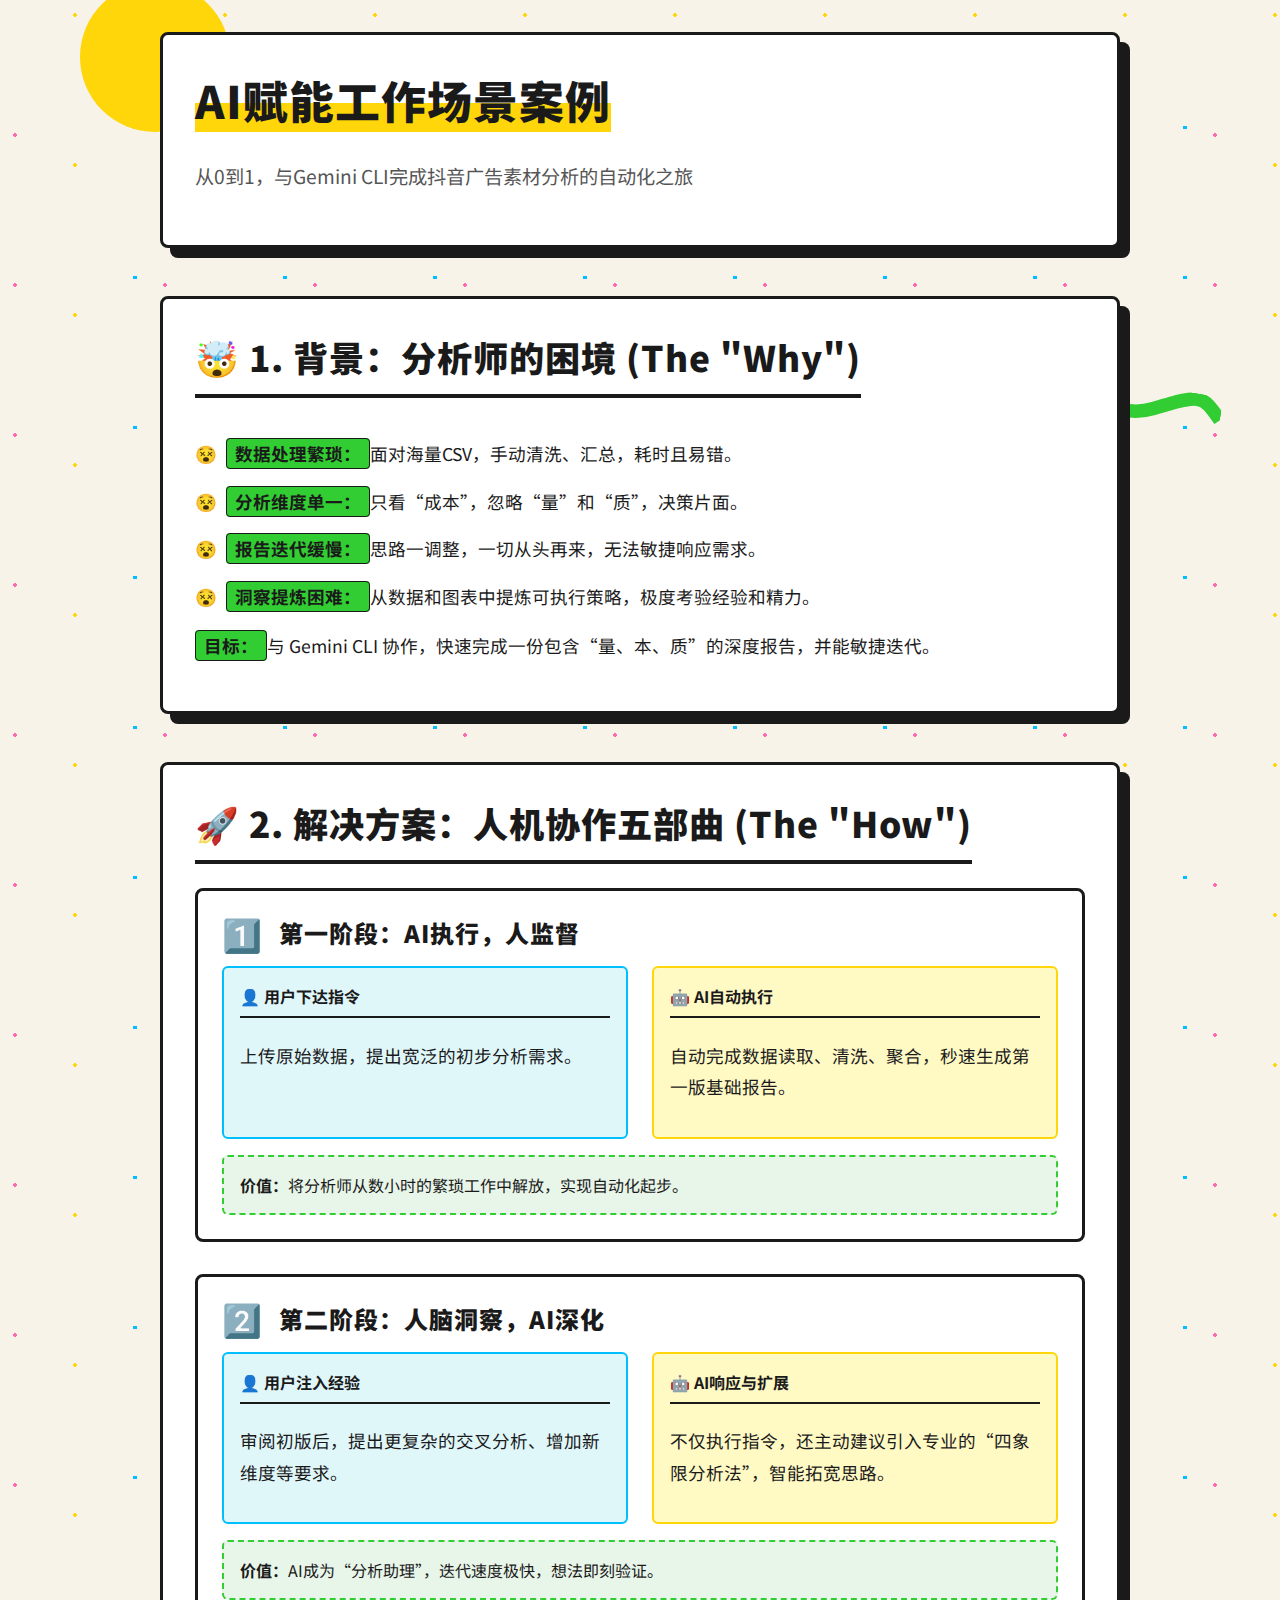
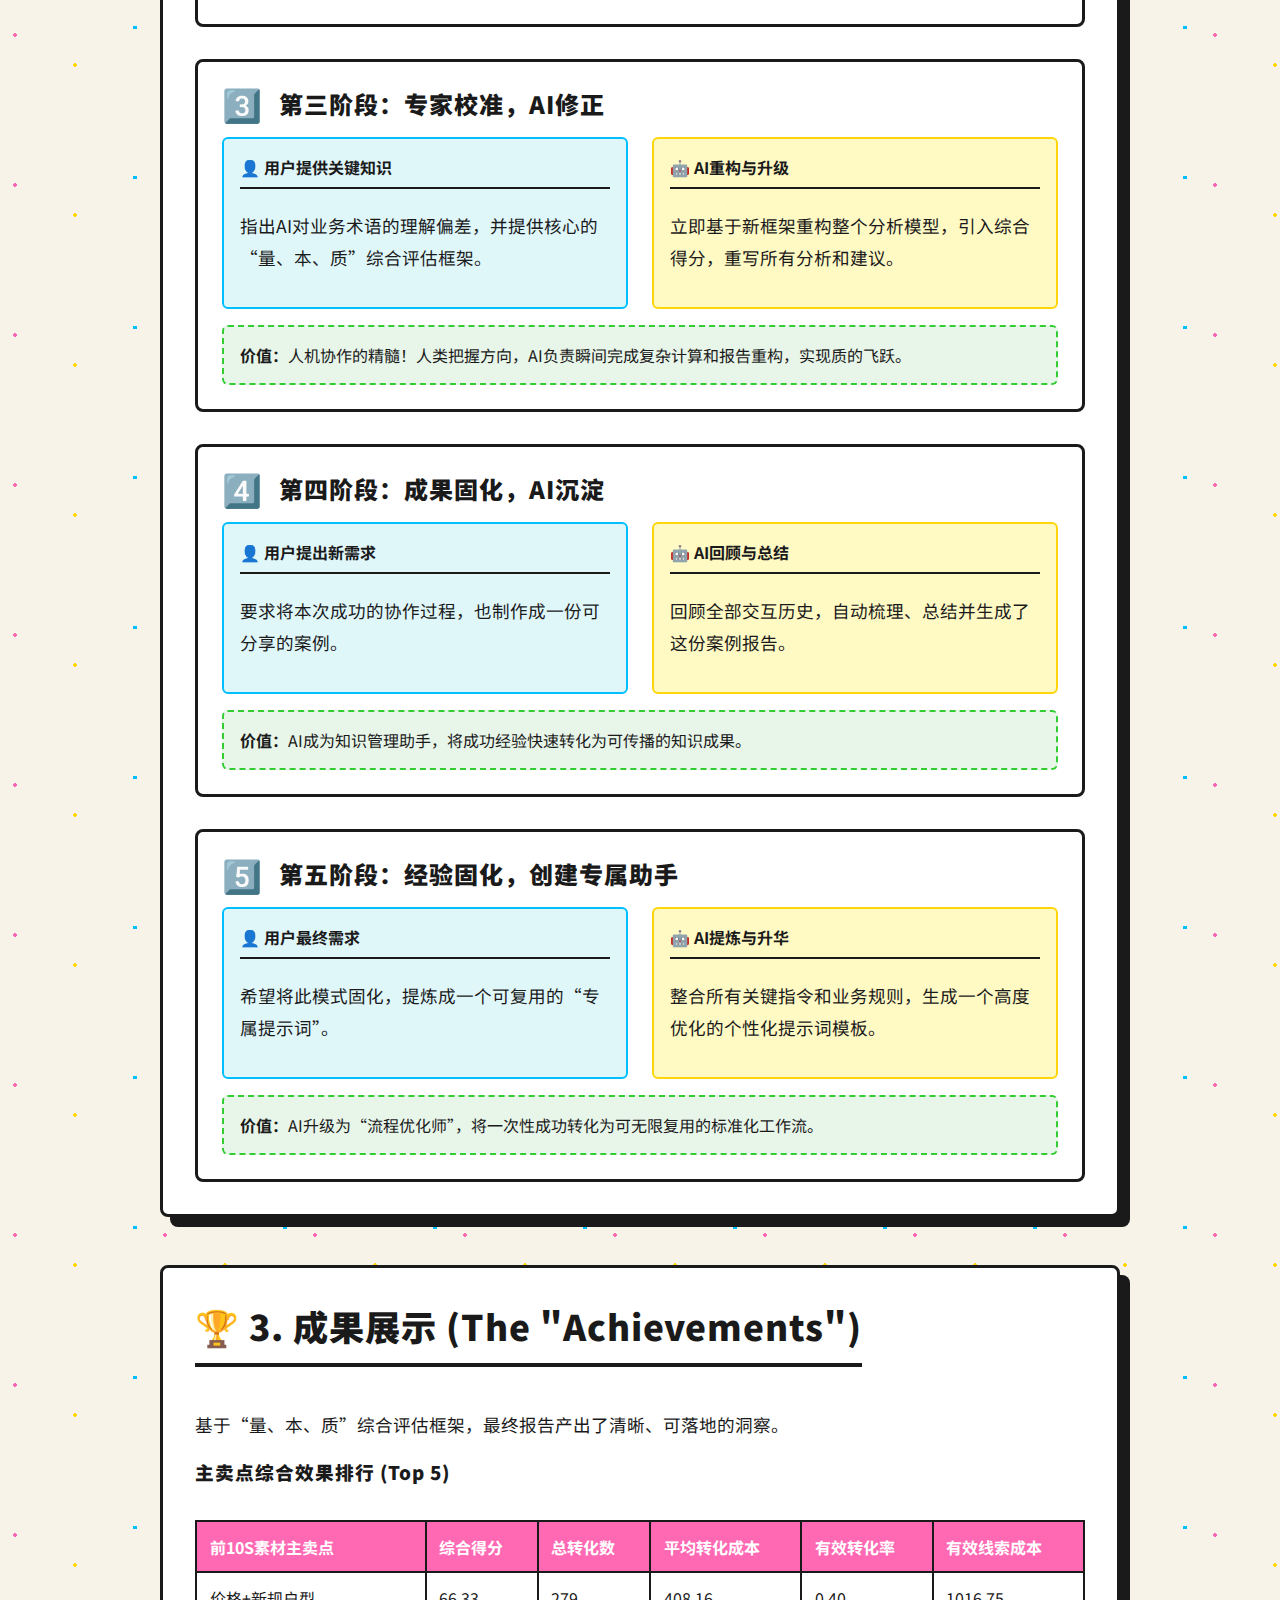
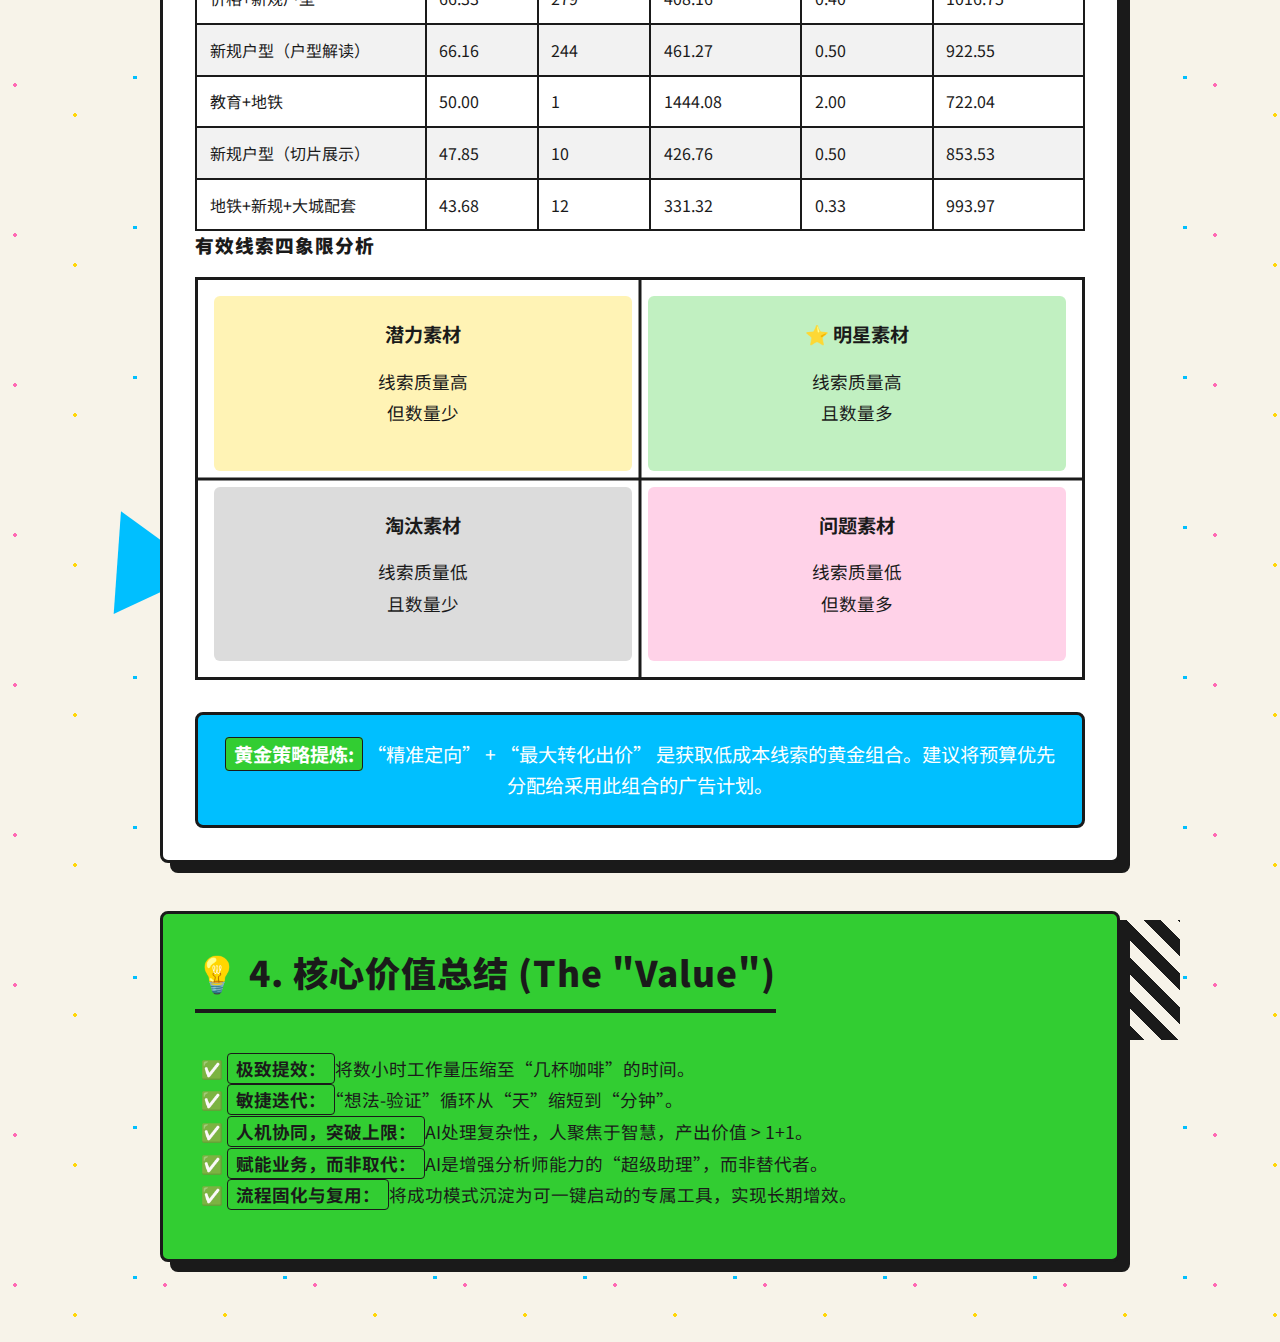
<file: 地铁广告素材分析-AI应用案例/index.html>
<!DOCTYPE html>
<html lang="zh-CN">
<head>
    <meta charset="UTF-8">
    <meta name="viewport" content="width=device-width, initial-scale=1.0">
    <title>AI赋能工作场景案例</title>
    <link rel="stylesheet" href="style.css">
</head>
<body>

    <div class="container">
        <!-- 装饰图形 -->
        <div class="shape circle"></div>
        <div class="shape squiggle"></div>
        <div class="shape triangle"></div>
        <div class="shape stripes"></div>

        <header class="card">
            <h1>AI赋能工作场景案例</h1>
            <p class="subtitle">从0到1，与Gemini CLI完成抖音广告素材分析的自动化之旅</p>
        </header>

        <section class="card">
            <h2><span class="icon">🤯</span> 1. 背景：分析师的困境 (The "Why")</h2>
            <ul class="pain-points">
                <li><strong>数据处理繁琐：</strong>面对海量CSV，手动清洗、汇总，耗时且易错。</li>
                <li><strong>分析维度单一：</strong>只看“成本”，忽略“量”和“质”，决策片面。</li>
                <li><strong>报告迭代缓慢：</strong>思路一调整，一切从头再来，无法敏捷响应需求。</li>
                <li><strong>洞察提炼困难：</strong>从数据和图表中提炼可执行策略，极度考验经验和精力。</li>
            </ul>
            <p><strong>目标：</strong>与 Gemini CLI 协作，快速完成一份包含“量、本、质”的深度报告，并能敏捷迭代。</p>
        </section>

        <section class="card">
            <h2><span class="icon">🚀</span> 2. 解决方案：人机协作五部曲 (The "How")</h2>
            <div class="process-flow">
                <div class="step">
                    <h3><span class="step-icon">1️⃣</span> 第一阶段：AI执行，人监督</h3>
                    <div class="step-content">
                        <div class="user-action actor-block"><h4>👤 用户下达指令</h4><p>上传原始数据，提出宽泛的初步分析需求。</p></div>
                        <div class="ai-action actor-block"><h4>🤖 AI自动执行</h4><p>自动完成数据读取、清洗、聚合，秒速生成第一版基础报告。</p></div>
                    </div>
                    <div class="value-prop"><strong>价值：</strong>将分析师从数小时的繁琐工作中解放，实现自动化起步。</div>
                </div>
                
                <div class="step">
                    <h3><span class="step-icon">2️⃣</span> 第二阶段：人脑洞察，AI深化</h3>
                     <div class="step-content">
                        <div class="user-action actor-block"><h4>👤 用户注入经验</h4><p>审阅初版后，提出更复杂的交叉分析、增加新维度等要求。</p></div>
                        <div class="ai-action actor-block"><h4>🤖 AI响应与扩展</h4><p>不仅执行指令，还主动建议引入专业的“四象限分析法”，智能拓宽思路。</p></div>
                    </div>
                    <div class="value-prop"><strong>价值：</strong>AI成为“分析助理”，迭代速度极快，想法即刻验证。</div>
                </div>

                <div class="step">
                    <h3><span class="step-icon">3️⃣</span> 第三阶段：专家校准，AI修正</h3>
                    <div class="step-content">
                        <div class="user-action actor-block"><h4>👤 用户提供关键知识</h4><p>指出AI对业务术语的理解偏差，并提供核心的“量、本、质”综合评估框架。</p></div>
                        <div class="ai-action actor-block"><h4>🤖 AI重构与升级</h4><p>立即基于新框架重构整个分析模型，引入综合得分，重写所有分析和建议。</p></div>
                    </div>
                    <div class="value-prop"><strong>价值：</strong>人机协作的精髓！人类把握方向，AI负责瞬间完成复杂计算和报告重构，实现质的飞跃。</div>
                </div>
                
                 <div class="step">
                    <h3><span class="step-icon">4️⃣</span> 第四阶段：成果固化，AI沉淀</h3>
                    <div class="step-content">
                        <div class="user-action actor-block"><h4>👤 用户提出新需求</h4><p>要求将本次成功的协作过程，也制作成一份可分享的案例。</p></div>
                        <div class="ai-action actor-block"><h4>🤖 AI回顾与总结</h4><p>回顾全部交互历史，自动梳理、总结并生成了这份案例报告。</p></div>
                    </div>
                    <div class="value-prop"><strong>价值：</strong>AI成为知识管理助手，将成功经验快速转化为可传播的知识成果。</div>
                </div>

                <div class="step">
                    <h3><span class="step-icon">5️⃣</span> 第五阶段：经验固化，创建专属助手</h3>
                    <div class="step-content">
                        <div class="user-action actor-block"><h4>👤 用户最终需求</h4><p>希望将此模式固化，提炼成一个可复用的“专属提示词”。</p></div>
                        <div class="ai-action actor-block"><h4>🤖 AI提炼与升华</h4><p>整合所有关键指令和业务规则，生成一个高度优化的个性化提示词模板。</p></div>
                    </div>
                    <div class="value-prop"><strong>价值：</strong>AI升级为“流程优化师”，将一次性成功转化为可无限复用的标准化工作流。</div>
                </div>
            </div>
        </section>

        <section class="card">
            <h2><span class="icon">🏆</span> 3. 成果展示 (The "Achievements")</h2>
            <p>基于“量、本、质”综合评估框架，最终报告产出了清晰、可落地的洞察。</p>
            
            <h3>主卖点综合效果排行 (Top 5)</h3>
            <div style="overflow-x:auto;">
            <table class="results-table">
                <thead>
                    <tr><th>前10S素材主卖点</th><th>综合得分</th><th>总转化数</th><th>平均转化成本</th><th>有效转化率</th><th>有效线索成本</th></tr>
                </thead>
                <tbody>
                    <tr><td>价格+新规户型</td><td>66.33</td><td>279</td><td>408.16</td><td>0.40</td><td>1016.75</td></tr>
                    <tr><td>新规户型（户型解读）</td><td>66.16</td><td>244</td><td>461.27</td><td>0.50</td><td>922.55</td></tr>
                    <tr><td>教育+地铁</td><td>50.00</td><td>1</td><td>1444.08</td><td>2.00</td><td>722.04</td></tr>
                    <tr><td>新规户型（切片展示）</td><td>47.85</td><td>10</td><td>426.76</td><td>0.50</td><td>853.53</td></tr>
                    <tr><td>地铁+新规+大城配套</td><td>43.68</td><td>12</td><td>331.32</td><td>0.33</td><td>993.97</td></tr>
                </tbody>
            </table>
            </div>

            <h3>有效线索四象限分析</h3>
            <div class="quadrant-grid">
                <div class="quadrant q2"><h4>潜力素材</h4><p>线索质量高<br>但数量少</p></div>
                <div class="quadrant q1"><h4>⭐ 明星素材</h4><p>线索质量高<br>且数量多</p></div>
                <div class="quadrant q4"><h4>淘汰素材</h4><p>线索质量低<br>且数量少</p></div>
                <div class="quadrant q3"><h4>问题素材</h4><p>线索质量低<br>但数量多</p></div>
            </div>

            <div class="golden-strategy">
                <strong>黄金策略提炼:</strong> “精准定向” + “最大转化出价” 是获取低成本线索的黄金组合。建议将预算优先分配给采用此组合的广告计划。
            </div>
        </section>

        <section class="card summary-card">
            <h2><span class="icon">💡</span> 4. 核心价值总结 (The "Value")</h2>
            <ul>
                <li><strong>极致提效：</strong>将数小时工作量压缩至“几杯咖啡”的时间。</li>
                <li><strong>敏捷迭代：</strong>“想法-验证”循环从“天”缩短到“分钟”。</li>
                <li><strong>人机协同，突破上限：</strong>AI处理复杂性，人聚焦于智慧，产出价值 > 1+1。</li>
                <li><strong>赋能业务，而非取代：</strong>AI是增强分析师能力的“超级助理”，而非替代者。</li>
                <li><strong>流程固化与复用：</strong>将成功模式沉淀为可一键启动的专属工具，实现长期增效。</li>
            </ul>
        </section>

    </div>
</body>
</html>
</file>
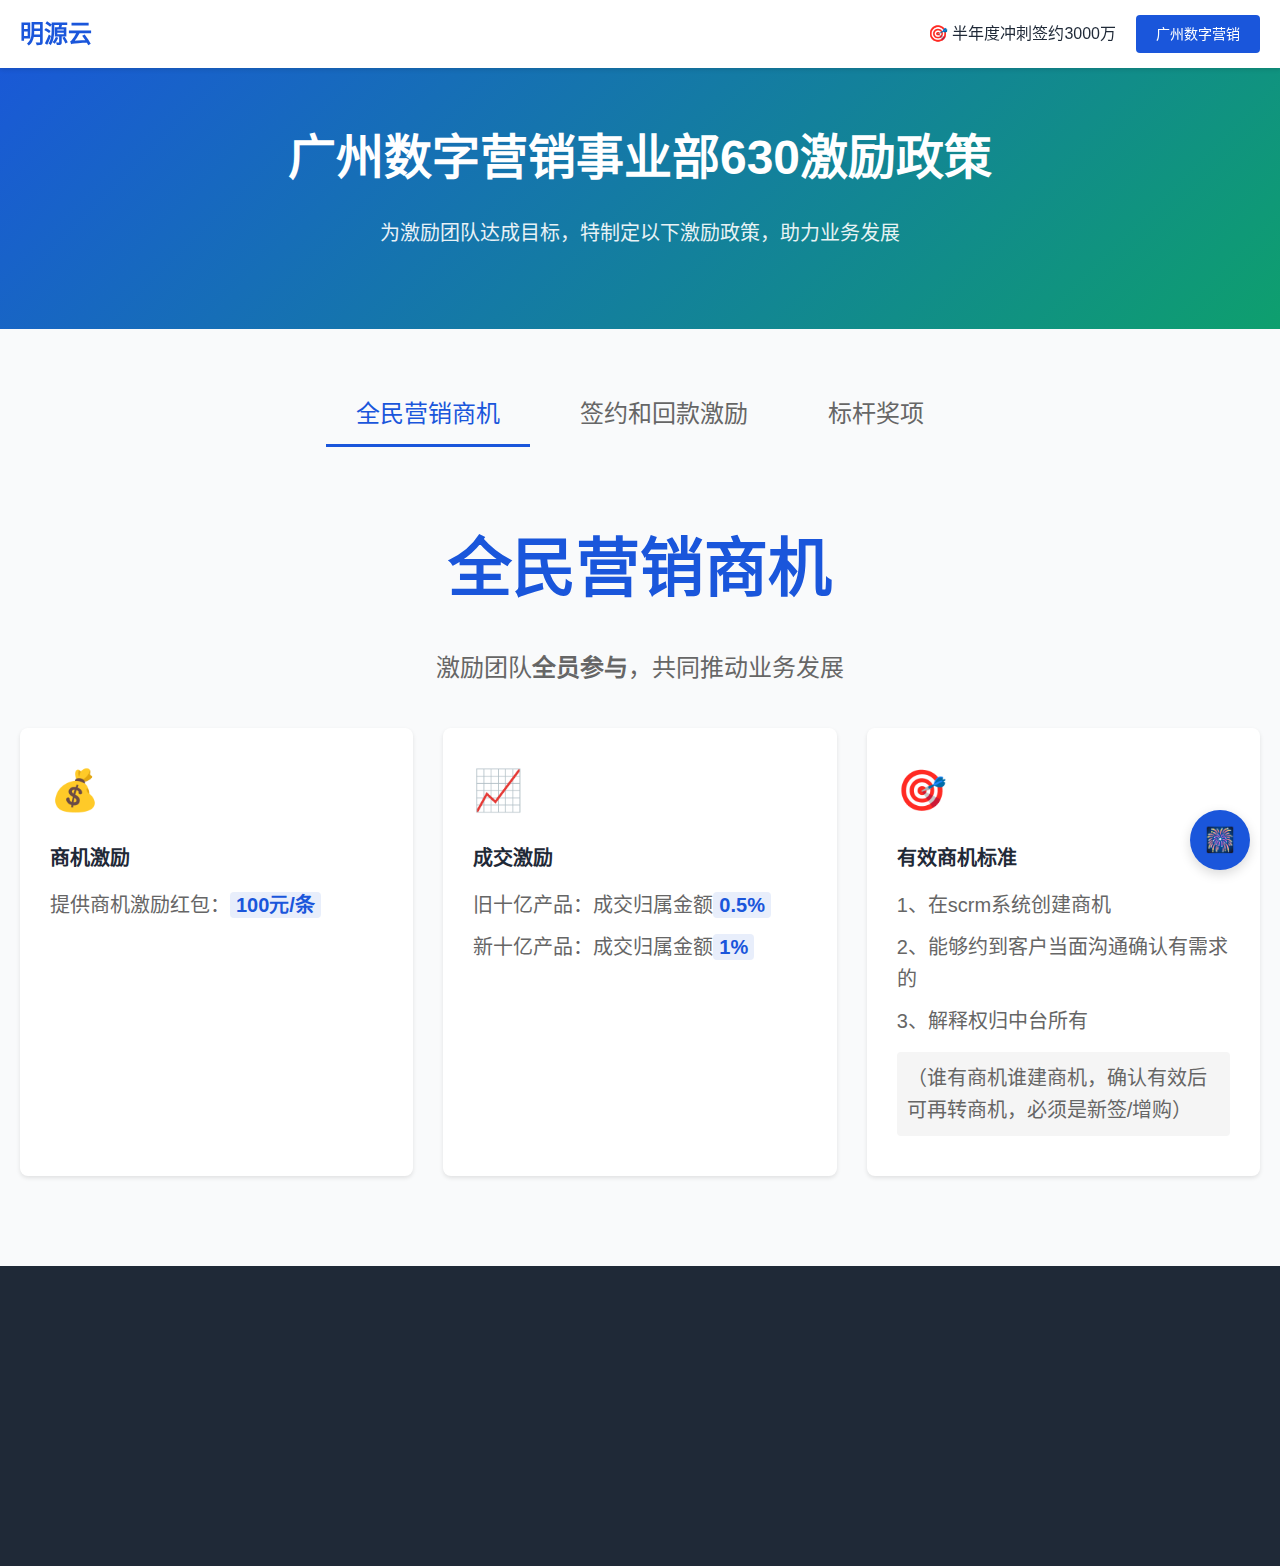
<file: 广州数字营销事业部630激励政策.html>
<!DOCTYPE html>
<html lang="zh-CN">
<head>
    <meta charset="UTF-8">
    <meta name="viewport" content="width=device-width, initial-scale=1.0">
    <title>广州数字营销事业部630激励政策</title>
    <style>
        :root {
            --primary-color: #1a56db;
            --secondary-color: #0e9f6e;
            --accent-color: #e02424;
            --text-color: #1f2937;
            --background-color: #f9fafb;
            --card-shadow: 0 1px 3px rgba(0,0,0,0.1);
            --hover-shadow: 0 4px 6px rgba(0,0,0,0.1);
        }
        
        * {
            margin: 0;
            padding: 0;
            box-sizing: border-box;
        }
        
        body {
            font-family: "PingFang SC", "Microsoft YaHei", sans-serif;
            line-height: 1.6;
            color: var(--text-color);
            background: var(--background-color);
            min-height: 100vh;
        }
        
        .container {
            max-width: 1400px;
            margin: 0 auto;
            padding: 0 20px;
        }
        
        /* 导航栏样式 */
        .nav {
            background: white;
            padding: 15px 0;
            box-shadow: 0 2px 4px rgba(0,0,0,0.1);
            position: fixed;
            width: 100%;
            top: 0;
            z-index: 1000;
        }
        
        .nav-content {
            max-width: 1400px;
            margin: 0 auto;
            display: flex;
            justify-content: space-between;
            align-items: center;
            padding: 0 20px;
        }
        
        .nav-logo {
            font-size: 24px;
            font-weight: bold;
            color: var(--primary-color);
        }
        
        .nav-links {
            display: flex;
            gap: 30px;
        }
        
        .nav-link {
            color: var(--text-color);
            text-decoration: none;
            font-size: 16px;
            transition: color 0.3s ease;
        }
        
        .nav-link:hover {
            color: var(--primary-color);
        }
        
        .nav-contact {
            display: flex;
            align-items: center;
            gap: 20px;
        }
        
        .contact-btn {
            background: var(--primary-color);
            color: white;
            padding: 8px 20px;
            border-radius: 4px;
            text-decoration: none;
            font-size: 14px;
        }
        
        /* Banner区域 */
        .banner {
            background: linear-gradient(135deg, #1a56db 0%, #0e9f6e 100%);
            color: white;
            padding: 120px 0 80px;
            text-align: center;
            margin-bottom: 30px;
        }
        
        .banner h1 {
            font-size: 48px;
            margin-bottom: 20px;
        }
        
        .banner p {
            font-size: 20px;
            max-width: 800px;
            margin: 0 auto;
            opacity: 0.9;
        }
        
        /* 主要内容区域 */
        .content-section {
            padding: 30px 0;
        }
        
        .section-title {
            text-align: center;
            margin-bottom: 40px;
        }
        
        .section-title h2 {
            font-size: 64px;
            color: var(--primary-color);
            margin-bottom: 30px;
        }
        
        .section-title p {
            font-size: 24px;
            color: #666;
            max-width: 800px;
            margin: 0 auto;
        }
        
        .card-grid {
            display: grid;
            grid-template-columns: repeat(3, 1fr);
            gap: 30px;
            margin-bottom: 60px;
        }
        
        .card {
            background: white;
            border-radius: 8px;
            padding: 30px;
            box-shadow: 0 2px 4px rgba(0,0,0,0.1);
            transition: transform 0.3s ease, box-shadow 0.3s ease;
        }
        
        .card:hover {
            transform: translateY(-5px);
            box-shadow: 0 8px 16px rgba(0,0,0,0.1);
        }
        
        .card-icon {
            font-size: 40px;
            color: var(--primary-color);
            margin-bottom: 20px;
        }
        
        .card h3 {
            font-size: 20px;
            color: var(--text-color);
            margin-bottom: 15px;
        }
        
        .card p {
            color: #666;
            font-size: 20px;
            line-height: 1.6;
            margin-bottom: 10px;
        }
        
        .note {
            font-size: 16px;
            background-color: #f5f5f5;
            padding: 10px;
            border-radius: 4px;
            color: #666;
            margin-top: 15px;
        }
        
        .highlight {
            background: rgba(26, 86, 219, 0.1);
            padding: 2px 6px;
            border-radius: 4px;
            color: var(--primary-color);
            font-weight: bold;
            font-size: 20px;
        }
        
        /* 底部区域 */
        .footer {
            background: #1f2937;
            padding: 60px 0 30px;
            position: relative;
            min-height: 300px;
            overflow: hidden;
        }
        
        .employee-container {
            position: absolute;
            top: 0;
            left: 0;
            width: 100%;
            height: 100%;
            display: grid;
            grid-template-columns: repeat(6, 1fr);
            gap: 20px;
            padding: 20px;
        }
        
        .employee-item {
            color: white;
            opacity: 0;
            position: relative;
            text-align: center;
            animation: fadeInOut 5s ease-in-out infinite;
            font-size: var(--font-size);
            transform: scale(var(--scale));
            transition: all 0.5s ease;
        }
        
        @keyframes fadeInOut {
            0% { opacity: 0; transform: translateY(20px) scale(var(--scale)); }
            20% { opacity: 1; transform: translateY(0) scale(var(--scale)); }
            80% { opacity: 1; transform: translateY(0) scale(var(--scale)); }
            100% { opacity: 0; transform: translateY(-20px) scale(var(--scale)); }
        }
        
        .employee-item:hover {
            transform: scale(calc(var(--scale) * 1.2));
            z-index: 1;
        }
        
        .footer-content {
            max-width: 1400px;
            margin: 0 auto;
            display: grid;
            grid-template-columns: repeat(4, 1fr);
            gap: 40px;
            padding: 0 20px;
        }
        
        .footer-column h4 {
            font-size: 18px;
            margin-bottom: 20px;
            color: #fff;
        }
        
        .footer-column ul {
            list-style: none;
        }
        
        .footer-column li {
            margin-bottom: 10px;
        }
        
        .footer-column a {
            color: #9ca3af;
            text-decoration: none;
            transition: color 0.3s ease;
        }
        
        .footer-column a:hover {
            color: white;
        }
        
        .footer-bottom {
            text-align: center;
            padding-top: 30px;
            margin-top: 30px;
            border-top: 1px solid rgba(255,255,255,0.1);
            color: #9ca3af;
            font-size: 14px;
        }
        
        @media (max-width: 1024px) {
            .card-grid {
                grid-template-columns: repeat(2, 1fr);
            }
            
            .footer-content {
                grid-template-columns: repeat(2, 1fr);
            }
        }
        
        @media (max-width: 768px) {
            .nav-content {
                flex-direction: column;
                gap: 15px;
            }
            
            .nav-links {
                flex-direction: column;
                align-items: center;
                gap: 15px;
            }
            
            .banner h1 {
                font-size: 36px;
            }
            
            .banner p {
                font-size: 18px;
            }
            
            .card-grid {
                grid-template-columns: 1fr;
            }
            
            .footer-content {
                grid-template-columns: 1fr;
            }
        }
        
        /* Tab 样式 */
        .tabs-container {
            max-width: 1200px;
            margin: 0 auto;
            padding: 20px;
        }
        
        .tabs {
            display: flex;
            justify-content: center;
            gap: 20px;
            margin-bottom: 20px;
        }
        
        .tab {
            padding: 15px 30px;
            font-size: 24px;
            color: #666;
            background: transparent;
            border: none;
            border-bottom: 3px solid transparent;
            cursor: pointer;
            transition: all 0.3s ease;
        }
        
        .tab:hover {
            color: var(--primary-color);
        }
        
        .tab.active {
            color: var(--primary-color);
            border-bottom-color: var(--primary-color);
        }
        
        .tab-content {
            display: none;
        }
        
        .tab-content.active {
            display: block;
            animation: fadeIn 0.5s ease;
        }
        
        @keyframes fadeIn {
            from {
                opacity: 0;
                transform: translateY(20px);
            }
            to {
                opacity: 1;
                transform: translateY(0);
            }
        }
        
        /* 悬浮按钮样式 */
        .float-button {
            position: fixed;
            bottom: 30px;
            right: 30px;
            width: 60px;
            height: 60px;
            background-color: #1a56db;
            border-radius: 50%;
            display: flex;
            align-items: center;
            justify-content: center;
            color: white;
            font-size: 24px;
            cursor: pointer;
            box-shadow: 0 4px 12px rgba(0,0,0,0.15);
            z-index: 1000;
            transition: transform 0.3s;
        }
        
        .float-button:hover {
            transform: scale(1.1);
        }
        
        /* 倒计时样式 */
        .countdown {
            position: fixed;
            top: 0;
            left: 0;
            width: 100%;
            height: 100%;
            background: rgba(0,0,0,0.8);
            display: none;
            justify-content: center;
            align-items: center;
            z-index: 1001;
        }
        
        .countdown-number {
            color: white;
            font-size: 300px;
            font-weight: bold;
            opacity: 0;
            transform: scale(0.5);
            animation: countdownAnimation 1s ease-out forwards;
        }

        @keyframes countdownAnimation {
            0% {
                opacity: 0;
                transform: scale(0.5);
            }
            20% {
                opacity: 1;
                transform: scale(1.2);
            }
            70% {
                opacity: 1;
                transform: scale(1);
            }
            100% {
                opacity: 0;
                transform: scale(1.5);
            }
        }
        
        /* 烟花画布样式 */
        #fireworks {
            position: fixed;
            top: 0;
            left: 0;
            width: 100%;
            height: 100%;
            z-index: 1002;
            display: none;
        }
        
        /* 金币和红包样式 */
        .coin, .redpacket, .rmb, .yuan, .luckybag {
            position: absolute;
            width: 40px;
            height: 40px;
            background-size: contain;
            background-repeat: no-repeat;
            background-position: center;
            z-index: 1002;
            filter: drop-shadow(0 0 5px rgba(0,0,0,0.3));
        }
        
        /* 半透明背景 */
        #fallingContainer {
            position: fixed;
            top: 0;
            left: 0;
            width: 100%;
            height: 100%;
            background-color: rgba(240, 240, 240, 0.7);
            z-index: 1001;
            display: none;
            overflow: hidden;
        }
        
        /* 飘落物品基础样式 */
        .falling-item {
            position: absolute;
            width: 40px;
            height: 40px;
            background-size: contain;
            background-repeat: no-repeat;
            background-position: center;
            z-index: 1002;
            filter: drop-shadow(0 0 5px rgba(0,0,0,0.3));
        }
        
        /* 闪光效果 */
        @keyframes shine {
            0% { filter: drop-shadow(0 0 5px rgba(255, 215, 0, 0.3)); }
            50% { filter: drop-shadow(0 0 15px rgba(255, 215, 0, 0.8)); }
            100% { filter: drop-shadow(0 0 5px rgba(255, 215, 0, 0.3)); }
        }
        
        @keyframes redShine {
            0% { filter: drop-shadow(0 0 5px rgba(255, 0, 0, 0.3)); }
            50% { filter: drop-shadow(0 0 15px rgba(255, 0, 0, 0.8)); }
            100% { filter: drop-shadow(0 0 5px rgba(255, 0, 0, 0.3)); }
        }
        
        @keyframes orangeShine {
            0% { filter: drop-shadow(0 0 5px rgba(255, 69, 0, 0.3)); }
            50% { filter: drop-shadow(0 0 15px rgba(255, 69, 0, 0.8)); }
            100% { filter: drop-shadow(0 0 5px rgba(255, 69, 0, 0.3)); }
        }
        
        .shine {
            animation: shine 2s infinite;
        }
        
        .redShine {
            animation: redShine 2s infinite;
        }
        
        .orangeShine {
            animation: orangeShine 2s infinite;
        }
        
        /* 金币样式 - 多种样式 */
        .coin {
            background-image: url('data:image/svg+xml;utf8,<svg xmlns="http://www.w3.org/2000/svg" viewBox="0 0 512 512"><path fill="%23FFD700" d="M256 0C114.6 0 0 114.6 0 256s114.6 256 256 256 256-114.6 256-256S397.4 0 256 0zm0 464c-114.9 0-208-93.1-208-208S141.1 48 256 48s208 93.1 208 208-93.1 208-208 208zm0-336c-55.2 0-100 44.8-100 100s44.8 100 100 100 100-44.8 100-100-44.8-100-100-100zm0 180c-44.2 0-80-35.8-80-80s35.8-80 80-80 80 35.8 80 80-35.8 80-80 80z"/><path fill="%23FFD700" d="M256 128c-70.7 0-128 57.3-128 128s57.3 128 128 128 128-57.3 128-128-57.3-128-128-128zm0 216c-48.6 0-88-39.4-88-88s39.4-88 88-88 88 39.4 88 88-39.4 88-88 88z"/></svg>');
        }
        
        .coin.coin2 {
            background-image: url('data:image/svg+xml;utf8,<svg xmlns="http://www.w3.org/2000/svg" viewBox="0 0 512 512"><path fill="%23FFD700" d="M256 0C114.6 0 0 114.6 0 256s114.6 256 256 256 256-114.6 256-256S397.4 0 256 0zm0 464c-114.9 0-208-93.1-208-208S141.1 48 256 48s208 93.1 208 208-93.1 208-208 208zm0-336c-55.2 0-100 44.8-100 100s44.8 100 100 100 100-44.8 100-100-44.8-100-100-100zm0 180c-44.2 0-80-35.8-80-80s35.8-80 80-80 80 35.8 80 80-35.8 80-80 80z"/><path fill="%23FFD700" d="M256 128c-70.7 0-128 57.3-128 128s57.3 128 128 128 128-57.3 128-128-57.3-128-128-128zm0 216c-48.6 0-88-39.4-88-88s39.4-88 88-88 88 39.4 88 88-39.4 88-88 88z"/><path fill="%23FFD700" d="M256 176c-44.2 0-80 35.8-80 80s35.8 80 80 80 80-35.8 80-80-35.8-80-80-80zm0 140c-33.1 0-60-26.9-60-60s26.9-60 60-60 60 26.9 60 60-26.9 60-60 60z"/></svg>');
        }
        
        .coin.coin3 {
            background-image: url('data:image/svg+xml;utf8,<svg xmlns="http://www.w3.org/2000/svg" viewBox="0 0 512 512"><path fill="%23FFD700" d="M256 0C114.6 0 0 114.6 0 256s114.6 256 256 256 256-114.6 256-256S397.4 0 256 0zm0 464c-114.9 0-208-93.1-208-208S141.1 48 256 48s208 93.1 208 208-93.1 208-208 208zm0-336c-55.2 0-100 44.8-100 100s44.8 100 100 100 100-44.8 100-100-44.8-100-100-100zm0 180c-44.2 0-80-35.8-80-80s35.8-80 80-80 80 35.8 80 80-35.8 80-80 80z"/><path fill="%23FFD700" d="M256 128c-70.7 0-128 57.3-128 128s57.3 128 128 128 128-57.3 128-128-57.3-128-128-128zm0 216c-48.6 0-88-39.4-88-88s39.4-88 88-88 88 39.4 88 88-39.4 88-88 88z"/><path fill="%23FFD700" d="M256 176c-44.2 0-80 35.8-80 80s35.8 80 80 80 80-35.8 80-80-35.8-80-80-80zm0 140c-33.1 0-60-26.9-60-60s26.9-60 60-60 60 26.9 60 60-26.9 60-60 60z"/></svg>');
            filter: drop-shadow(0 0 8px rgba(255, 215, 0, 0.6));
        }
        
        .coin.coin4 {
            background-image: url('data:image/svg+xml;utf8,<svg xmlns="http://www.w3.org/2000/svg" viewBox="0 0 512 512"><path fill="%23FFD700" d="M256 0C114.6 0 0 114.6 0 256s114.6 256 256 256 256-114.6 256-256S397.4 0 256 0zm0 464c-114.9 0-208-93.1-208-208S141.1 48 256 48s208 93.1 208 208-93.1 208-208 208zm0-336c-55.2 0-100 44.8-100 100s44.8 100 100 100 100-44.8 100-100-44.8-100-100-100zm0 180c-44.2 0-80-35.8-80-80s35.8-80 80-80 80 35.8 80 80-35.8 80-80 80z"/><path fill="%23FFD700" d="M256 128c-70.7 0-128 57.3-128 128s57.3 128 128 128 128-57.3 128-128-57.3-128-128-128zm0 216c-48.6 0-88-39.4-88-88s39.4-88 88-88 88 39.4 88 88-39.4 88-88 88z"/><path fill="%23FFD700" d="M256 176c-44.2 0-80 35.8-80 80s35.8 80 80 80 80-35.8 80-80-35.8-80-80-80zm0 140c-33.1 0-60-26.9-60-60s26.9-60 60-60 60 26.9 60 60-26.9 60-60 60z"/><path fill="%23FFD700" d="M256 208c-26.5 0-48 21.5-48 48s21.5 48 48 48 48-21.5 48-48-21.5-48-48-48zm0 76c-15.5 0-28-12.5-28-28s12.5-28 28-28 28 12.5 28 28-12.5 28-28 28z"/></svg>');
            filter: drop-shadow(0 0 10px rgba(255, 215, 0, 0.8));
            transform: scale(1.1);
        }
        
        .coin.coin5 {
            background-image: url('data:image/svg+xml;utf8,<svg xmlns="http://www.w3.org/2000/svg" viewBox="0 0 512 512"><path fill="%23FFD700" d="M256 0C114.6 0 0 114.6 0 256s114.6 256 256 256 256-114.6 256-256S397.4 0 256 0zm0 464c-114.9 0-208-93.1-208-208S141.1 48 256 48s208 93.1 208 208-93.1 208-208 208zm0-336c-55.2 0-100 44.8-100 100s44.8 100 100 100 100-44.8 100-100-44.8-100-100-100zm0 180c-44.2 0-80-35.8-80-80s35.8-80 80-80 80 35.8 80 80-35.8 80-80 80z"/><path fill="%23FFD700" d="M256 128c-70.7 0-128 57.3-128 128s57.3 128 128 128 128-57.3 128-128-57.3-128-128-128zm0 216c-48.6 0-88-39.4-88-88s39.4-88 88-88 88 39.4 88 88-39.4 88-88 88z"/><path fill="%23FFD700" d="M256 176c-44.2 0-80 35.8-80 80s35.8 80 80 80 80-35.8 80-80-35.8-80-80-80zm0 140c-33.1 0-60-26.9-60-60s26.9-60 60-60 60 26.9 60 60-26.9 60-60 60z"/><path fill="%23FFD700" d="M256 208c-26.5 0-48 21.5-48 48s21.5 48 48 48 48-21.5 48-48-21.5-48-48-48zm0 76c-15.5 0-28-12.5-28-28s12.5-28 28-28 28 12.5 28 28-12.5 28-28 28z"/><path fill="%23FFD700" d="M256 240c-8.8 0-16 7.2-16 16s7.2 16 16 16 16-7.2 16-16-7.2-16-16-16z"/></svg>');
            filter: drop-shadow(0 0 12px rgba(255, 215, 0, 0.9));
            transform: scale(1.2);
        }
        
        /* 红包样式 - 多种样式 */
        .redpacket {
            background-image: url('data:image/svg+xml;utf8,<svg xmlns="http://www.w3.org/2000/svg" viewBox="0 0 512 512"><path fill="%23FF0000" d="M448 64H64c-35.3 0-64 28.7-64 64v256c0 35.3 28.7 64 64 64h384c35.3 0 64-28.7 64-64V128c0-35.3-28.7-64-64-64zm0 320H64V128h384v256z"/><path fill="%23FF0000" d="M64 128h384v64H64z"/><path fill="%23FF0000" d="M64 256h384v64H64z"/><path fill="%23FF0000" d="M64 384h384v64H64z"/><path fill="%23FFD700" d="M256 160c-52.9 0-96 43.1-96 96s43.1 96 96 96 96-43.1 96-96-43.1-96-96-96zm0 160c-35.3 0-64-28.7-64-64s28.7-64 64-64 64 28.7 64 64-28.7 64-64 64z"/></svg>');
        }
        
        .redpacket.redpacket2 {
            background-image: url('data:image/svg+xml;utf8,<svg xmlns="http://www.w3.org/2000/svg" viewBox="0 0 512 512"><path fill="%23FF0000" d="M448 64H64c-35.3 0-64 28.7-64 64v256c0 35.3 28.7 64 64 64h384c35.3 0 64-28.7 64-64V128c0-35.3-28.7-64-64-64zm0 320H64V128h384v256z"/><path fill="%23FF0000" d="M64 128h384v64H64z"/><path fill="%23FF0000" d="M64 256h384v64H64z"/><path fill="%23FF0000" d="M64 384h384v64H64z"/><path fill="%23FFD700" d="M256 160c-52.9 0-96 43.1-96 96s43.1 96 96 96 96-43.1 96-96-43.1-96-96-96zm0 160c-35.3 0-64-28.7-64-64s28.7-64 64-64 64 28.7 64 64-28.7 64-64 64z"/></svg>');
            filter: drop-shadow(0 0 8px rgba(255, 0, 0, 0.6));
        }
        
        .redpacket.redpacket3 {
            background-image: url('data:image/svg+xml;utf8,<svg xmlns="http://www.w3.org/2000/svg" viewBox="0 0 512 512"><path fill="%23FF0000" d="M448 64H64c-35.3 0-64 28.7-64 64v256c0 35.3 28.7 64 64 64h384c35.3 0 64-28.7 64-64V128c0-35.3-28.7-64-64-64zm0 320H64V128h384v256z"/><path fill="%23FF0000" d="M64 128h384v64H64z"/><path fill="%23FF0000" d="M64 256h384v64H64z"/><path fill="%23FF0000" d="M64 384h384v64H64z"/><path fill="%23FFD700" d="M256 160c-52.9 0-96 43.1-96 96s43.1 96 96 96 96-43.1 96-96-43.1-96-96-96zm0 160c-35.3 0-64-28.7-64-64s28.7-64 64-64 64 28.7 64 64-28.7 64-64 64z"/></svg>');
            filter: drop-shadow(0 0 10px rgba(255, 0, 0, 0.8));
            transform: scale(1.1);
        }
        
        .redpacket.redpacket4 {
            background-image: url('data:image/svg+xml;utf8,<svg xmlns="http://www.w3.org/2000/svg" viewBox="0 0 512 512"><path fill="%23FF0000" d="M448 64H64c-35.3 0-64 28.7-64 64v256c0 35.3 28.7 64 64 64h384c35.3 0 64-28.7 64-64V128c0-35.3-28.7-64-64-64zm0 320H64V128h384v256z"/><path fill="%23FF0000" d="M64 128h384v64H64z"/><path fill="%23FF0000" d="M64 256h384v64H64z"/><path fill="%23FF0000" d="M64 384h384v64H64z"/><path fill="%23FFD700" d="M256 160c-52.9 0-96 43.1-96 96s43.1 96 96 96 96-43.1 96-96-43.1-96-96-96zm0 160c-35.3 0-64-28.7-64-64s28.7-64 64-64 64 28.7 64 64-28.7 64-64 64z"/><path fill="%23FFD700" d="M256 208c-26.5 0-48 21.5-48 48s21.5 48 48 48 48-21.5 48-48-21.5-48-48-48zm0 76c-15.5 0-28-12.5-28-28s12.5-28 28-28 28 12.5 28 28-12.5 28-28 28z"/></svg>');
            filter: drop-shadow(0 0 12px rgba(255, 0, 0, 0.9));
            transform: scale(1.2);
        }
        
        .redpacket.redpacket5 {
            background-image: url('data:image/svg+xml;utf8,<svg xmlns="http://www.w3.org/2000/svg" viewBox="0 0 512 512"><path fill="%23FF0000" d="M448 64H64c-35.3 0-64 28.7-64 64v256c0 35.3 28.7 64 64 64h384c35.3 0 64-28.7 64-64V128c0-35.3-28.7-64-64-64zm0 320H64V128h384v256z"/><path fill="%23FF0000" d="M64 128h384v64H64z"/><path fill="%23FF0000" d="M64 256h384v64H64z"/><path fill="%23FF0000" d="M64 384h384v64H64z"/><path fill="%23FFD700" d="M256 160c-52.9 0-96 43.1-96 96s43.1 96 96 96 96-43.1 96-96-43.1-96-96-96zm0 160c-35.3 0-64-28.7-64-64s28.7-64 64-64 64 28.7 64 64-28.7 64-64 64z"/><path fill="%23FFD700" d="M256 208c-26.5 0-48 21.5-48 48s21.5 48 48 48 48-21.5 48-48-21.5-48-48-48zm0 76c-15.5 0-28-12.5-28-28s12.5-28 28-28 28 12.5 28 28-12.5 28-28 28z"/><path fill="%23FFD700" d="M256 240c-8.8 0-16 7.2-16 16s7.2 16 16 16 16-7.2 16-16-7.2-16-16-16z"/></svg>');
            filter: drop-shadow(0 0 15px rgba(255, 0, 0, 1));
            transform: scale(1.3);
        }
        
        /* 人民币符号样式 */
        .rmb {
            background-image: url('data:image/svg+xml;utf8,<svg xmlns="http://www.w3.org/2000/svg" viewBox="0 0 512 512"><path fill="%23FF0000" d="M256 0C114.6 0 0 114.6 0 256s114.6 256 256 256 256-114.6 256-256S397.4 0 256 0zm0 464c-114.9 0-208-93.1-208-208S141.1 48 256 48s208 93.1 208 208-93.1 208-208 208z"/><path fill="%23FF0000" d="M256 128c-70.7 0-128 57.3-128 128s57.3 128 128 128 128-57.3 128-128-57.3-128-128-128zm0 216c-48.6 0-88-39.4-88-88s39.4-88 88-88 88 39.4 88 88-39.4 88-88 88z"/><path fill="%23FF0000" d="M256 176c-44.2 0-80 35.8-80 80s35.8 80 80 80 80-35.8 80-80-35.8-80-80-80zm0 140c-33.1 0-60-26.9-60-60s26.9-60 60-60 60 26.9 60 60-26.9 60-60 60z"/><path fill="%23FF0000" d="M256 208c-26.5 0-48 21.5-48 48s21.5 48 48 48 48-21.5 48-48-21.5-48-48-48zm0 76c-15.5 0-28-12.5-28-28s12.5-28 28-28 28 12.5 28 28-12.5 28-28 28z"/><path fill="%23FF0000" d="M256 240c-8.8 0-16 7.2-16 16s7.2 16 16 16 16-7.2 16-16-7.2-16-16-16z"/></svg>');
            font-weight: bold;
        }
        
        .rmb.rmb2 {
            background-image: url('data:image/svg+xml;utf8,<svg xmlns="http://www.w3.org/2000/svg" viewBox="0 0 512 512"><path fill="%23FF0000" d="M256 0C114.6 0 0 114.6 0 256s114.6 256 256 256 256-114.6 256-256S397.4 0 256 0zm0 464c-114.9 0-208-93.1-208-208S141.1 48 256 48s208 93.1 208 208-93.1 208-208 208z"/><path fill="%23FF0000" d="M256 128c-70.7 0-128 57.3-128 128s57.3 128 128 128 128-57.3 128-128-57.3-128-128-128zm0 216c-48.6 0-88-39.4-88-88s39.4-88 88-88 88 39.4 88 88-39.4 88-88 88z"/><path fill="%23FF0000" d="M256 176c-44.2 0-80 35.8-80 80s35.8 80 80 80 80-35.8 80-80-35.8-80-80-80zm0 140c-33.1 0-60-26.9-60-60s26.9-60 60-60 60 26.9 60 60-26.9 60-60 60z"/><path fill="%23FF0000" d="M256 208c-26.5 0-48 21.5-48 48s21.5 48 48 48 48-21.5 48-48-21.5-48-48-48zm0 76c-15.5 0-28-12.5-28-28s12.5-28 28-28 28 12.5 28 28-12.5 28-28 28z"/><path fill="%23FF0000" d="M256 240c-8.8 0-16 7.2-16 16s7.2 16 16 16 16-7.2 16-16-7.2-16-16-16z"/></svg>');
            filter: drop-shadow(0 0 8px rgba(255, 0, 0, 0.6));
            transform: scale(1.2);
        }
        
        .rmb.rmb3 {
            background-image: url('data:image/svg+xml;utf8,<svg xmlns="http://www.w3.org/2000/svg" viewBox="0 0 512 512"><path fill="%23FF0000" d="M256 0C114.6 0 0 114.6 0 256s114.6 256 256 256 256-114.6 256-256S397.4 0 256 0zm0 464c-114.9 0-208-93.1-208-208S141.1 48 256 48s208 93.1 208 208-93.1 208-208 208z"/><path fill="%23FF0000" d="M256 128c-70.7 0-128 57.3-128 128s57.3 128 128 128 128-57.3 128-128-57.3-128-128-128zm0 216c-48.6 0-88-39.4-88-88s39.4-88 88-88 88 39.4 88 88-39.4 88-88 88z"/><path fill="%23FF0000" d="M256 176c-44.2 0-80 35.8-80 80s35.8 80 80 80 80-35.8 80-80-35.8-80-80-80zm0 140c-33.1 0-60-26.9-60-60s26.9-60 60-60 60 26.9 60 60-26.9 60-60 60z"/><path fill="%23FF0000" d="M256 208c-26.5 0-48 21.5-48 48s21.5 48 48 48 48-21.5 48-48-21.5-48-48-48zm0 76c-15.5 0-28-12.5-28-28s12.5-28 28-28 28 12.5 28 28-12.5 28-28 28z"/><path fill="%23FF0000" d="M256 240c-8.8 0-16 7.2-16 16s7.2 16 16 16 16-7.2 16-16-7.2-16-16-16z"/></svg>');
            filter: drop-shadow(0 0 10px rgba(255, 0, 0, 0.8));
            transform: scale(1.3);
        }
        
        /* ￥符号样式 */
        .yuan {
            background-image: url('data:image/svg+xml;utf8,<svg xmlns="http://www.w3.org/2000/svg" viewBox="0 0 512 512"><path fill="%23FF0000" d="M256 0C114.6 0 0 114.6 0 256s114.6 256 256 256 256-114.6 256-256S397.4 0 256 0zm0 464c-114.9 0-208-93.1-208-208S141.1 48 256 48s208 93.1 208 208-93.1 208-208 208z"/><path fill="%23FF0000" d="M256 128c-70.7 0-128 57.3-128 128s57.3 128 128 128 128-57.3 128-128-57.3-128-128-128zm0 216c-48.6 0-88-39.4-88-88s39.4-88 88-88 88 39.4 88 88-39.4 88-88 88z"/><path fill="%23FF0000" d="M256 176c-44.2 0-80 35.8-80 80s35.8 80 80 80 80-35.8 80-80-35.8-80-80-80zm0 140c-33.1 0-60-26.9-60-60s26.9-60 60-60 60 26.9 60 60-26.9 60-60 60z"/><path fill="%23FF0000" d="M256 208c-26.5 0-48 21.5-48 48s21.5 48 48 48 48-21.5 48-48-21.5-48-48-48zm0 76c-15.5 0-28-12.5-28-28s12.5-28 28-28 28 12.5 28 28-12.5 28-28 28z"/><path fill="%23FF0000" d="M256 240c-8.8 0-16 7.2-16 16s7.2 16 16 16 16-7.2 16-16-7.2-16-16-16z"/><path fill="%23FF0000" d="M256 160h-32v32h32v-32zm0 64h-32v32h32v-32zm0 64h-32v32h32v-32z"/></svg>');
            font-weight: bold;
        }
        
        .yuan.yuan2 {
            background-image: url('data:image/svg+xml;utf8,<svg xmlns="http://www.w3.org/2000/svg" viewBox="0 0 512 512"><path fill="%23FF0000" d="M256 0C114.6 0 0 114.6 0 256s114.6 256 256 256 256-114.6 256-256S397.4 0 256 0zm0 464c-114.9 0-208-93.1-208-208S141.1 48 256 48s208 93.1 208 208-93.1 208-208 208z"/><path fill="%23FF0000" d="M256 128c-70.7 0-128 57.3-128 128s57.3 128 128 128 128-57.3 128-128-57.3-128-128-128zm0 216c-48.6 0-88-39.4-88-88s39.4-88 88-88 88 39.4 88 88-39.4 88-88 88z"/><path fill="%23FF0000" d="M256 176c-44.2 0-80 35.8-80 80s35.8 80 80 80 80-35.8 80-80-35.8-80-80-80zm0 140c-33.1 0-60-26.9-60-60s26.9-60 60-60 60 26.9 60 60-26.9 60-60 60z"/><path fill="%23FF0000" d="M256 208c-26.5 0-48 21.5-48 48s21.5 48 48 48 48-21.5 48-48-21.5-48-48-48zm0 76c-15.5 0-28-12.5-28-28s12.5-28 28-28 28 12.5 28 28-12.5 28-28 28z"/><path fill="%23FF0000" d="M256 240c-8.8 0-16 7.2-16 16s7.2 16 16 16 16-7.2 16-16-7.2-16-16-16z"/><path fill="%23FF0000" d="M256 160h-32v32h32v-32zm0 64h-32v32h32v-32zm0 64h-32v32h32v-32z"/></svg>');
            filter: drop-shadow(0 0 8px rgba(255, 0, 0, 0.6));
            transform: scale(1.2);
        }
        
        .yuan.yuan3 {
            background-image: url('data:image/svg+xml;utf8,<svg xmlns="http://www.w3.org/2000/svg" viewBox="0 0 512 512"><path fill="%23FF0000" d="M256 0C114.6 0 0 114.6 0 256s114.6 256 256 256 256-114.6 256-256S397.4 0 256 0zm0 464c-114.9 0-208-93.1-208-208S141.1 48 256 48s208 93.1 208 208-93.1 208-208 208z"/><path fill="%23FF0000" d="M256 128c-70.7 0-128 57.3-128 128s57.3 128 128 128 128-57.3 128-128-57.3-128-128-128zm0 216c-48.6 0-88-39.4-88-88s39.4-88 88-88 88 39.4 88 88-39.4 88-88 88z"/><path fill="%23FF0000" d="M256 176c-44.2 0-80 35.8-80 80s35.8 80 80 80 80-35.8 80-80-35.8-80-80-80zm0 140c-33.1 0-60-26.9-60-60s26.9-60 60-60 60 26.9 60 60-26.9 60-60 60z"/><path fill="%23FF0000" d="M256 208c-26.5 0-48 21.5-48 48s21.5 48 48 48 48-21.5 48-48-21.5-48-48-48zm0 76c-15.5 0-28-12.5-28-28s12.5-28 28-28 28 12.5 28 28-12.5 28-28 28z"/><path fill="%23FF0000" d="M256 240c-8.8 0-16 7.2-16 16s7.2 16 16 16 16-7.2 16-16-7.2-16-16-16z"/><path fill="%23FF0000" d="M256 160h-32v32h32v-32zm0 64h-32v32h32v-32zm0 64h-32v32h32v-32z"/></svg>');
            filter: drop-shadow(0 0 10px rgba(255, 0, 0, 0.8));
            transform: scale(1.3);
        }
        
        .yuan.yuan4 {
            background-image: url('data:image/svg+xml;utf8,<svg xmlns="http://www.w3.org/2000/svg" viewBox="0 0 512 512"><path fill="%23FF0000" d="M256 0C114.6 0 0 114.6 0 256s114.6 256 256 256 256-114.6 256-256S397.4 0 256 0zm0 464c-114.9 0-208-93.1-208-208S141.1 48 256 48s208 93.1 208 208-93.1 208-208 208z"/><path fill="%23FF0000" d="M256 128c-70.7 0-128 57.3-128 128s57.3 128 128 128 128-57.3 128-128-57.3-128-128-128zm0 216c-48.6 0-88-39.4-88-88s39.4-88 88-88 88 39.4 88 88-39.4 88-88 88z"/><path fill="%23FF0000" d="M256 176c-44.2 0-80 35.8-80 80s35.8 80 80 80 80-35.8 80-80-35.8-80-80-80zm0 140c-33.1 0-60-26.9-60-60s26.9-60 60-60 60 26.9 60 60-26.9 60-60 60z"/><path fill="%23FF0000" d="M256 208c-26.5 0-48 21.5-48 48s21.5 48 48 48 48-21.5 48-48-21.5-48-48-48zm0 76c-15.5 0-28-12.5-28-28s12.5-28 28-28 28 12.5 28 28-12.5 28-28 28z"/><path fill="%23FF0000" d="M256 240c-8.8 0-16 7.2-16 16s7.2 16 16 16 16-7.2 16-16-7.2-16-16-16z"/><path fill="%23FF0000" d="M256 160h-32v32h32v-32zm0 64h-32v32h32v-32zm0 64h-32v32h32v-32z"/></svg>');
            filter: drop-shadow(0 0 12px rgba(255, 0, 0, 0.9));
            transform: scale(1.4);
        }
        
        .yuan.yuan5 {
            background-image: url('data:image/svg+xml;utf8,<svg xmlns="http://www.w3.org/2000/svg" viewBox="0 0 512 512"><path fill="%23FF0000" d="M256 0C114.6 0 0 114.6 0 256s114.6 256 256 256 256-114.6 256-256S397.4 0 256 0zm0 464c-114.9 0-208-93.1-208-208S141.1 48 256 48s208 93.1 208 208-93.1 208-208 208z"/><path fill="%23FF0000" d="M256 128c-70.7 0-128 57.3-128 128s57.3 128 128 128 128-57.3 128-128-57.3-128-128-128zm0 216c-48.6 0-88-39.4-88-88s39.4-88 88-88 88 39.4 88 88-39.4 88-88 88z"/><path fill="%23FF0000" d="M256 176c-44.2 0-80 35.8-80 80s35.8 80 80 80 80-35.8 80-80-35.8-80-80-80zm0 140c-33.1 0-60-26.9-60-60s26.9-60 60-60 60 26.9 60 60-26.9 60-60 60z"/><path fill="%23FF0000" d="M256 208c-26.5 0-48 21.5-48 48s21.5 48 48 48 48-21.5 48-48-21.5-48-48-48zm0 76c-15.5 0-28-12.5-28-28s12.5-28 28-28 28 12.5 28 28-12.5 28-28 28z"/><path fill="%23FF0000" d="M256 240c-8.8 0-16 7.2-16 16s7.2 16 16 16 16-7.2 16-16-7.2-16-16-16z"/><path fill="%23FF0000" d="M256 160h-32v32h32v-32zm0 64h-32v32h32v-32zm0 64h-32v32h32v-32z"/></svg>');
            filter: drop-shadow(0 0 15px rgba(255, 0, 0, 1));
            transform: scale(1.5);
        }
        
        /* 福袋样式 */
        .luckybag {
            background-image: url('data:image/svg+xml;utf8,<svg xmlns="http://www.w3.org/2000/svg" viewBox="0 0 512 512"><path fill="%23FF4500" d="M448 64H64c-35.3 0-64 28.7-64 64v256c0 35.3 28.7 64 64 64h384c35.3 0 64-28.7 64-64V128c0-35.3-28.7-64-64-64zm0 320H64V128h384v256z"/><path fill="%23FF4500" d="M64 128h384v64H64z"/><path fill="%23FF4500" d="M64 256h384v64H64z"/><path fill="%23FF4500" d="M64 384h384v64H64z"/><path fill="%23FFD700" d="M256 160c-52.9 0-96 43.1-96 96s43.1 96 96 96 96-43.1 96-96-43.1-96-96-96zm0 160c-35.3 0-64-28.7-64-64s28.7-64 64-64 64 28.7 64 64-28.7 64-64 64z"/><path fill="%23FFD700" d="M256 208c-26.5 0-48 21.5-48 48s21.5 48 48 48 48-21.5 48-48-21.5-48-48-48zm0 76c-15.5 0-28-12.5-28-28s12.5-28 28-28 28 12.5 28 28-12.5 28-28 28z"/></svg>');
        }
        
        .luckybag.luckybag2 {
            background-image: url('data:image/svg+xml;utf8,<svg xmlns="http://www.w3.org/2000/svg" viewBox="0 0 512 512"><path fill="%23FF4500" d="M448 64H64c-35.3 0-64 28.7-64 64v256c0 35.3 28.7 64 64 64h384c35.3 0 64-28.7 64-64V128c0-35.3-28.7-64-64-64zm0 320H64V128h384v256z"/><path fill="%23FF4500" d="M64 128h384v64H64z"/><path fill="%23FF4500" d="M64 256h384v64H64z"/><path fill="%23FF4500" d="M64 384h384v64H64z"/><path fill="%23FFD700" d="M256 160c-52.9 0-96 43.1-96 96s43.1 96 96 96 96-43.1 96-96-43.1-96-96-96zm0 160c-35.3 0-64-28.7-64-64s28.7-64 64-64 64 28.7 64 64-28.7 64-64 64z"/><path fill="%23FFD700" d="M256 208c-26.5 0-48 21.5-48 48s21.5 48 48 48 48-21.5 48-48-21.5-48-48-48zm0 76c-15.5 0-28-12.5-28-28s12.5-28 28-28 28 12.5 28 28-12.5 28-28 28z"/></svg>');
            filter: drop-shadow(0 0 8px rgba(255, 69, 0, 0.6));
            transform: scale(1.2);
        }
        
        .luckybag.luckybag3 {
            background-image: url('data:image/svg+xml;utf8,<svg xmlns="http://www.w3.org/2000/svg" viewBox="0 0 512 512"><path fill="%23FF4500" d="M448 64H64c-35.3 0-64 28.7-64 64v256c0 35.3 28.7 64 64 64h384c35.3 0 64-28.7 64-64V128c0-35.3-28.7-64-64-64zm0 320H64V128h384v256z"/><path fill="%23FF4500" d="M64 128h384v64H64z"/><path fill="%23FF4500" d="M64 256h384v64H64z"/><path fill="%23FF4500" d="M64 384h384v64H64z"/><path fill="%23FFD700" d="M256 160c-52.9 0-96 43.1-96 96s43.1 96 96 96 96-43.1 96-96-43.1-96-96-96zm0 160c-35.3 0-64-28.7-64-64s28.7-64 64-64 64 28.7 64 64-28.7 64-64 64z"/><path fill="%23FFD700" d="M256 208c-26.5 0-48 21.5-48 48s21.5 48 48 48 48-21.5 48-48-21.5-48-48-48zm0 76c-15.5 0-28-12.5-28-28s12.5-28 28-28 28 12.5 28 28-12.5 28-28 28z"/></svg>');
            filter: drop-shadow(0 0 10px rgba(255, 69, 0, 0.8));
            transform: scale(1.3);
        }
        
        /* 添加闪光效果 */
        @keyframes shine {
            0% { filter: drop-shadow(0 0 5px rgba(255, 215, 0, 0.3)); }
            50% { filter: drop-shadow(0 0 15px rgba(255, 215, 0, 0.8)); }
            100% { filter: drop-shadow(0 0 5px rgba(255, 215, 0, 0.3)); }
        }
        
        @keyframes redShine {
            0% { filter: drop-shadow(0 0 5px rgba(255, 0, 0, 0.3)); }
            50% { filter: drop-shadow(0 0 15px rgba(255, 0, 0, 0.8)); }
            100% { filter: drop-shadow(0 0 5px rgba(255, 0, 0, 0.3)); }
        }
        
        @keyframes orangeShine {
            0% { filter: drop-shadow(0 0 5px rgba(255, 69, 0, 0.3)); }
            50% { filter: drop-shadow(0 0 15px rgba(255, 69, 0, 0.8)); }
            100% { filter: drop-shadow(0 0 5px rgba(255, 69, 0, 0.3)); }
        }
        
        .coin.shine {
            animation: shine 2s infinite;
        }
        
        .redpacket.shine {
            animation: redShine 2s infinite;
        }
        
        .rmb.shine {
            animation: redShine 2s infinite;
        }
        
        .luckybag.shine {
            animation: orangeShine 2s infinite;
        }
    </style>
</head>
<body>
    <nav class="nav">
        <div class="nav-content">
            <div class="nav-logo">明源云</div>
            <div class="nav-contact">
                <a href="#" class="nav-link" style="display: flex; align-items: center; gap: 5px;">🎯 半年度冲刺签约3000万</a>
                <a href="#" class="contact-btn">广州数字营销</a>
            </div>
        </div>
    </nav>

    <div class="banner">
    <div class="container">
        <h1>广州数字营销事业部630激励政策</h1>
            <p>为激励团队达成目标，特制定以下激励政策，助力业务发展</p>
        </div>
    </div>

    <div class="tabs-container">
        <div class="tabs">
            <button class="tab active" onclick="switchTab(0)">全民营销商机</button>
            <button class="tab" onclick="switchTab(1)">签约和回款激励</button>
            <button class="tab" onclick="switchTab(2)">标杆奖项</button>
        </div>
    </div>

    <div class="container">
        <section class="content-section tab-content active" id="tab1">
            <div class="section-title">
                <h2>全民营销商机</h2>
                <p>激励团队<strong>全员参与</strong>，共同推动业务发展</p>
            </div>
            <div class="card-grid">
                <div class="card">
                    <div class="card-icon">💰</div>
                    <h3>商机激励</h3>
                    <p>提供商机激励红包：<span class="highlight">100元/条</span></p>
                </div>
                <div class="card">
                    <div class="card-icon">📈</div>
                    <h3>成交激励</h3>
                    <p>旧十亿产品：成交归属金额<span class="highlight">0.5%</span></p>
                    <p>新十亿产品：成交归属金额<span class="highlight">1%</span></p>
                </div>
                <div class="card">
                    <div class="card-icon">🎯</div>
                    <h3>有效商机标准</h3>
                    <p>1、在scrm系统创建商机</p>
                    <p>2、能够约到客户当面沟通确认有需求的</p>
                    <p>3、解释权归中台所有</p>
                    <p class="note">（谁有商机谁建商机，确认有效后可再转商机，必须是新签/增购）</p>
                </div>
            </div>
        </section>

        <section class="content-section tab-content" id="tab2">
            <div class="section-title">
                <h2>签约和回款激励</h2>
                <p>截止630，激励团队达成目标</p>
            </div>
            <div class="card-grid">
                <div class="card">
                    <div class="card-icon">🏆</div>
                    <h3>个人激励</h3>
                    <p>1、重难点回款清单化锁定：个人vs中台对赌比例1：2</p>
                    <p>2、回款销冠：</p>
                    <p style="padding-left: 20px;">📋 单月回款总业绩达到50万以上：<span class="highlight">现金红包800元+销冠专属海报电视机亮相</span></p>
                    <p style="padding-left: 20px;">📋 单月回款总业绩50万以下：<span class="highlight">销冠专属海报电视机亮相</span></p>
                </div>
                <div class="card">
                    <div class="card-icon">👥</div>
                    <h3>团队激励</h3>
                    <p>1.对赌指标：签约/回款/收入业绩任一指标达成<span style="background-color: #fff1f0; padding: 0 4px; border-radius: 4px;">保障目标</span>，<span class="highlight">事业部奖励1000元，未达成则团队贡献1000元</span></p>
                    <p>2.奖励指标：签约/回款/收入业绩任一指标达成<span style="background-color: #fff1f0; padding: 0 4px; border-radius: 4px;">冲刺目标</span>，<span class="highlight">直接奖励1500元</span></p>
                    <p>3.以上两种指标不累加激励</p>
                </div>
                <div class="card">
                    <div class="card-icon">🚀</div>
                    <h3>奖励说明：</h3>
                    <p style="font-size: 16px;">1、<span style="background-color: #f0f0f0; padding: 2px 5px; border-radius: 4px; font-weight: bold;">集团KA</span>：<br>
                       📋 签约年度目标：保障目标65%，冲刺目标70%；<br>
                       📊 回款/收入年度目标：保障目标55%，冲刺目标60%<br>
                       2、<span style="background-color: #f0f0f0; padding: 2px 5px; border-radius: 4px; font-weight: bold;">区域ka</span>：<br>
                       📋 签约年度目标：保障目标65%，冲刺目标70%；<br>
                       📊 回款/收入年度目标：保障目标55%，冲刺目标60%<br>
                       3、<span style="background-color: #f0f0f0; padding: 2px 5px; border-radius: 4px; font-weight: bold;">城市深耕</span>：<br>
                       📋 签约年度目标：保障目标50%，冲刺目标55%；<br>
                       📊 回款/收入年度目标：保障目标45%，冲刺目标50%</p>
                </div>
            </div>
        </section>

        <section class="content-section tab-content" id="tab3">
            <div class="section-title">
                <h2>标杆奖项</h2>
                <p>【投流+直播+工具】标杆奖项评判标准</p>
            </div>

            <!-- Container for Bars and Note -->
            <div style="display: grid; grid-template-columns: repeat(3, 1fr); gap: 10px 30px; /* Row gap, Column gap */ margin-bottom: 15px;">
                 <!-- Bar 1: Spans first 2 columns, first row -->
                 <div style="grid-column: 1 / 3; grid-row: 1 / 2; background-color: #1a56db; color: white; padding: 10px; text-align: center; font-weight: bold; font-size: 24px; border-radius: 8px;">总裁特别奖</div>
                 <!-- Bar 2: Spans 3rd column, first row -->
                 <div style="grid-column: 3 / 4; grid-row: 1 / 2; background-color: #1a56db; color: white; padding: 10px; text-align: center; font-weight: bold; font-size: 24px; border-radius: 8px;">业务成功奖</div>
                 <!-- Note for Bar 1: Spans first 2 columns, second row -->
                 <p style="grid-column: 1 / 3; grid-row: 2 / 3; color: #1a56db; font-size: 18px; text-align: center; margin: 0; padding-top: 5px;">以上任一符合条件的前5个名额可申报标杆，先报先得</p>
                 <!-- Empty cell for alignment: 3rd column, second row -->
                 <div style="grid-column: 3 / 4; grid-row: 2 / 3;"></div>
            </div>

            <!-- Single card grid for all 3 cards -->
            <div class="card-grid">
                <div class="card">
                    <div class="card-icon">🏅</div>
                    <h3>续费标杆</h3>
                    <p>📋 指标说明：历史已签约的投流合同，客户基于效果继续付费续签合同的项目（投流续费&机器人续费）<br>
                       📊 激励奖金：每续费一个项目，由广分总裁通衡颁发奖金<span class="highlight">1000元</span>（售前50%，交付50%）</p>
                </div>
                <div class="card">
                    <div class="card-icon">🌟</div>
                    <h3>推广标杆</h3>
                    <p>📋 指标说明：试点项目获得客户认可，在同公司成功推广到其他项目，并完成签约（投流&机器人）<br>
                       📊 激励奖金：每一个客户推广成功，由广分总裁通衡颁发奖金<span class="highlight">1000元</span>（售前50%，交付50%）</p>
                </div>
                <div class="card">
                    <div class="card-icon">💎</div>
                    <h3>业务成功奖</h3>
                    <p>1. 线索成本低于或等于城市平均大盘的场次（比如广州450元/条），每条有效线索（自己人和客户的水军不算）：奖励<span class="highlight">10元</span>；<br>
                       2. 每条到访奖励<span class="highlight">50元</span>；（单周10组可大群通报奖励）<br>
                       3. 每套成交奖励<span class="highlight">500元</span>（大群海报通报）</p>
                </div>
            </div>
        </section>
        </div>

    <footer class="footer">
        <div id="employeeContainer" class="employee-container"></div>
    </footer>

    <!-- 添加悬浮按钮 -->
    <div class="float-button" onclick="startShow()">🎆</div>
    
    <!-- 倒计时容器 -->
    <div class="countdown" id="countdown">
        <div class="countdown-number"></div>
    </div>
    
    <!-- 金币和红包容器 -->
    <div id="fallingContainer"></div>

    <script>
        function switchTab(index) {
            // 移除所有 tab 和内容的 active 类
            const tabs = document.querySelectorAll('.tab');
            const contents = document.querySelectorAll('.tab-content');
            
            tabs.forEach(tab => tab.classList.remove('active'));
            contents.forEach(content => content.classList.remove('active'));
            
            // 为选中的 tab 和对应内容添加 active 类
            tabs[index].classList.add('active');
            contents[index].classList.add('active');
        }
        
        // 启动展示
        function startShow() {
            const countdown = document.getElementById('countdown');
            const countdownNumber = countdown.querySelector('.countdown-number');
            const fallingContainer = document.getElementById('fallingContainer');
            
            countdown.style.display = 'flex';
            let count = 3;
            
            function updateCount() {
                countdownNumber.style.animation = 'none';
                countdownNumber.offsetHeight; // 触发重排
                countdownNumber.style.animation = 'countdownAnimation 1s ease-out forwards';
                countdownNumber.textContent = count;
                count--;
                
                if (count >= 0) {
                    setTimeout(updateCount, 1000);
                } else {
                    setTimeout(() => {
                        countdown.style.display = 'none';
                        fallingContainer.style.display = 'block';
                        
                        // 开始创建飘落物品
                        createFallingItems();
                        
                        // 10秒后停止
                        setTimeout(() => {
                            stopFallingItems();
                            fallingContainer.style.display = 'none';
                        }, 10000);
                    }, 1000);
                }
            }
            
            updateCount();
        }
        
        // 创建飘落物品
        let fallingInterval;
        let fallingItems = [];
        
        function createFallingItems() {
            // 立即创建更多物品
            for (let i = 0; i < 80; i++) {
                createOneItem();
            }
            
            // 更频繁地创建新物品
            fallingInterval = setInterval(() => {
                if (Math.random() < 0.5) { // 增加创建概率
                    // 每次创建多个物品
                    const count = Math.floor(Math.random() * 3) + 1;
                    for (let i = 0; i < count; i++) {
                        createOneItem();
                    }
                }
            }, 10); // 减少间隔时间
        }
        
        function createOneItem() {
            const container = document.getElementById('fallingContainer');
            if (!container) return;
            
            const item = document.createElement('div');
            item.className = 'falling-item';
            
            // 随机选择物品类型，调整概率分布
            const types = ['coin', 'redpacket', 'rmb', 'yuan', 'luckybag'];
            const weights = [0.3, 0.3, 0.2, 0.1, 0.1]; // 调整各类型出现概率
            const type = getRandomWeightedItem(types, weights);
            
            // 随机选择样式
            const styleNum = Math.floor(Math.random() * 5) + 1;
            const style = `${type}${styleNum}`;
            
            item.classList.add(type, style);
            
            // 随机位置，增加水平分布范围
            const startX = Math.random() * (window.innerWidth + 200) - 100;
            item.style.left = `${startX}px`;
            item.style.top = '-100px';
            
            // 随机大小，增加大小变化范围
            const size = 25 + Math.random() * 40;
            item.style.width = `${size}px`;
            item.style.height = `${size}px`;
            
            // 随机下落速度和旋转
            const duration = 2 + Math.random() * 5;
            const rotation = Math.random() * 360;
            item.style.transition = `transform ${duration}s linear`;
            
            // 增加闪光效果的概率
            if (Math.random() < 0.4) {
                if (type === 'coin') {
                    item.classList.add('shine');
                } else if (type === 'redpacket' || type === 'rmb' || type === 'yuan') {
                    item.classList.add('redShine');
                } else if (type === 'luckybag') {
                    item.classList.add('orangeShine');
                }
            }
            
            container.appendChild(item);
            fallingItems.push(item);
            
            // 开始下落动画，添加旋转效果
            setTimeout(() => {
                item.style.transform = `translateY(${window.innerHeight + 100}px) rotate(${rotation}deg)`;
            }, 10);
            
            // 动画结束后移除
            setTimeout(() => {
                if (item.parentNode) {
                    item.remove();
                    fallingItems = fallingItems.filter(i => i !== item);
                }
            }, duration * 1000 + 100);
        }
        
        // 根据权重随机选择物品
        function getRandomWeightedItem(items, weights) {
            const totalWeight = weights.reduce((sum, weight) => sum + weight, 0);
            let random = Math.random() * totalWeight;
            
            for (let i = 0; i < items.length; i++) {
                random -= weights[i];
                if (random <= 0) {
                    return items[i];
                }
            }
            return items[0];
        }
        
        function stopFallingItems() {
            if (fallingInterval) {
                clearInterval(fallingInterval);
                fallingInterval = null;
            }
            
            // 清除所有物品
            fallingItems.forEach(item => {
                if (item.parentNode) {
                    item.remove();
                }
            });
            fallingItems = [];
        }
        
        // 窗口大小改变时调整
        window.addEventListener('resize', () => {
            // 不需要特别处理，因为元素位置是相对于视口的
        });

        // 员工数据
        const employees = [
            { name: "岑佩薇", emoji: "🎯" },
            { name: "陈加林", emoji: "🌲" },
            { name: "陈洁玲", emoji: "🦋" },
            { name: "陈晓伟", emoji: "⚡" },
            { name: "陈鑫潮", emoji: "🌊" },
            { name: "陈子琪", emoji: "✨" },
            { name: "陈章", emoji: "📚" },
            { name: "陈宛伶", emoji: "🎵" },
            { name: "邓振聪", emoji: "💡" },
            { name: "丁莉", emoji: "🌺" },
            { name: "范中翔", emoji: "🚀" },
            { name: "何颖瑜", emoji: "🎨" },
            { name: "胡惠华", emoji: "🌈" },
            { name: "金岩", emoji: "💎" },
            { name: "刘梦兰", emoji: "🌙" },
            { name: "刘奕娴", emoji: "🎭" },
            { name: "廖珍珍", emoji: "💝" },
            { name: "麦展华", emoji: "🌾" },
            { name: "欧少阳", emoji: "☀️" },
            { name: "邱镇茂", emoji: "🌳" },
            { name: "谭婉仪", emoji: "🎼" },
            { name: "严泳君", emoji: "🏊" },
            { name: "徐楠", emoji: "🍃" },
            { name: "张海波", emoji: "🌊" },
            { name: "张桦淳", emoji: "🎋" },
            { name: "黄焕鹏", emoji: "🦅" }
        ];

        // 随机展示员工名字
        function updateEmployeeDisplay() {
            const container = document.getElementById('employeeContainer');
            container.innerHTML = '';
            
            // 随机打乱员工数组
            const shuffledEmployees = [...employees].sort(() => Math.random() - 0.5);
            
            // 创建并添加员工元素
            shuffledEmployees.forEach((employee, index) => {
                const div = document.createElement('div');
                div.className = 'employee-item';
                div.innerHTML = employee.emoji + '<br>' + employee.name;
                
                // 随机字体大小 (14px - 24px)
                const fontSize = Math.random() * 10 + 14;
                // 随机缩放比例 (0.8 - 1.2)
                const scale = Math.random() * 0.4 + 0.8;
                
                div.style.setProperty('--font-size', fontSize + 'px');
                div.style.setProperty('--scale', scale);
                div.style.animationDelay = Math.random() * 5 + 's';
                
                container.appendChild(div);
            });
        }

        // 初始显示
        updateEmployeeDisplay();
        // 每5秒更新一次显示
        setInterval(updateEmployeeDisplay, 5000);
    </script>
</body>
</html>
</file>
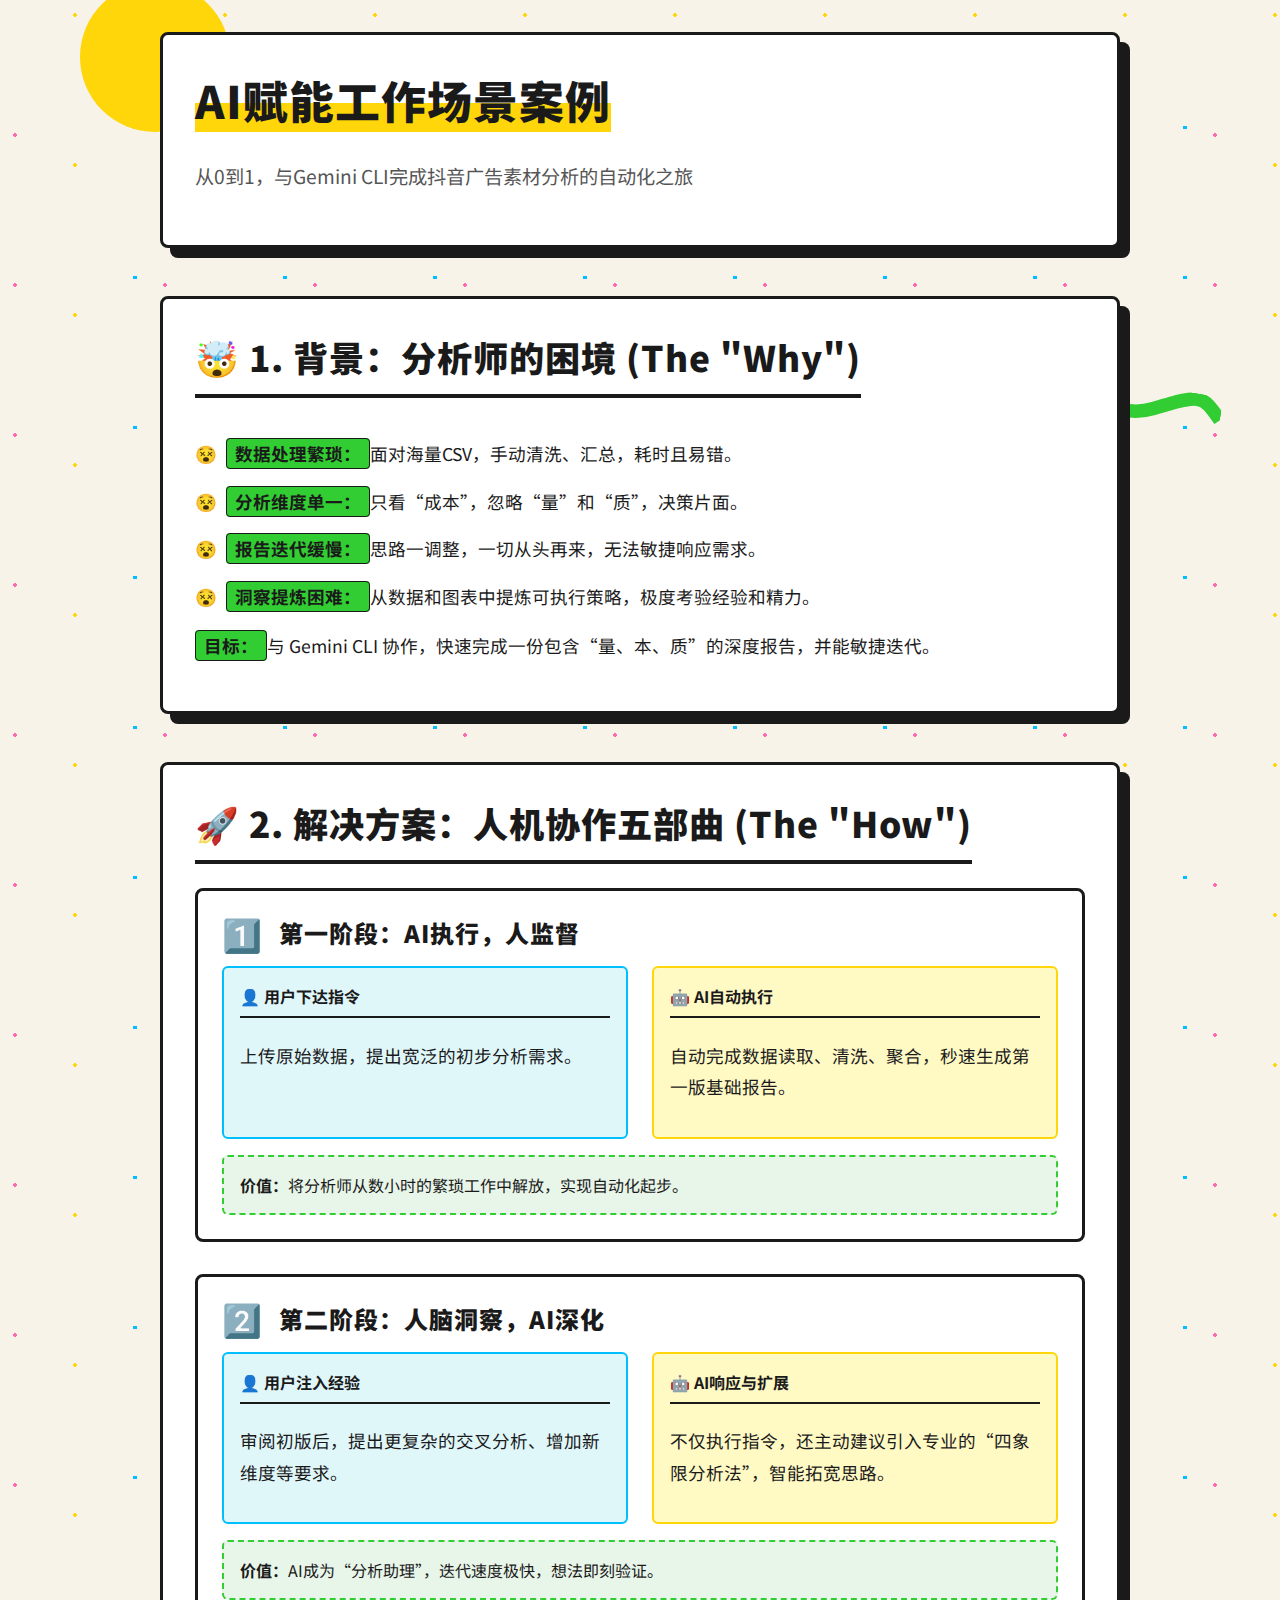
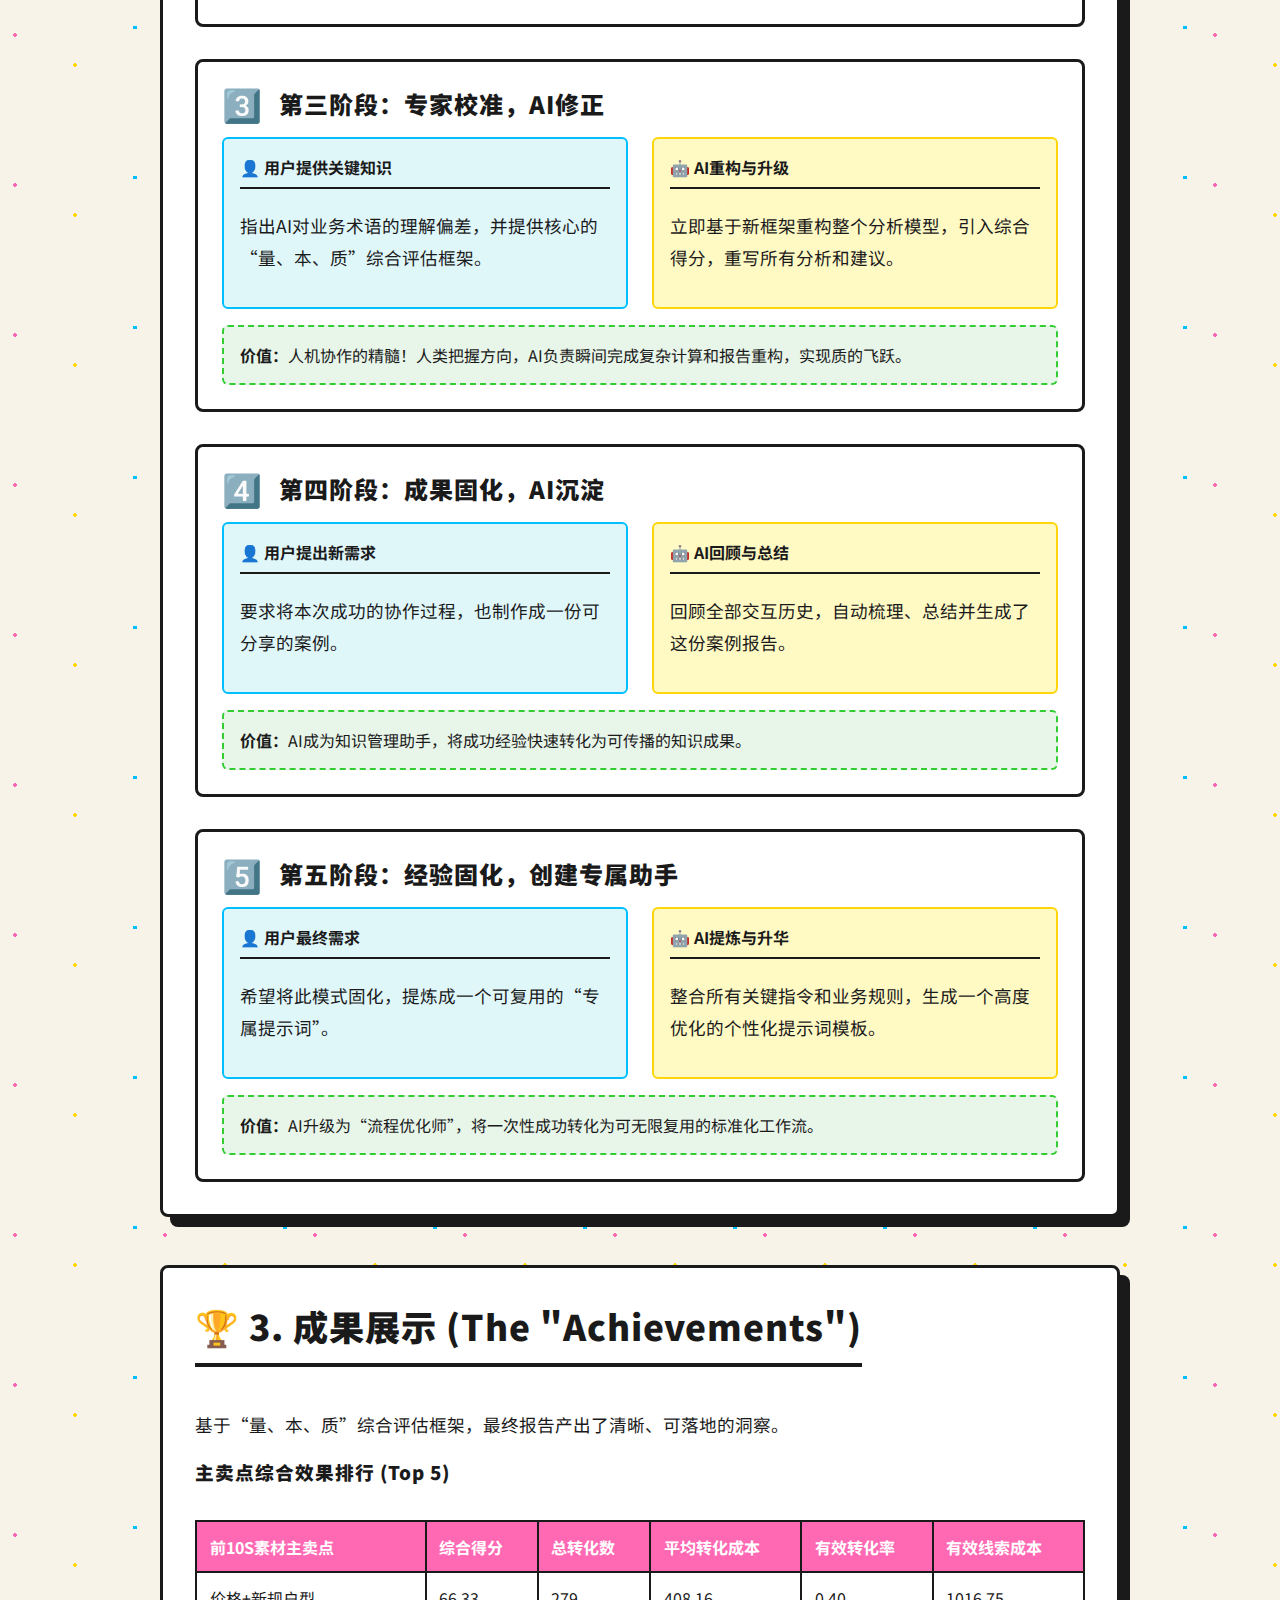
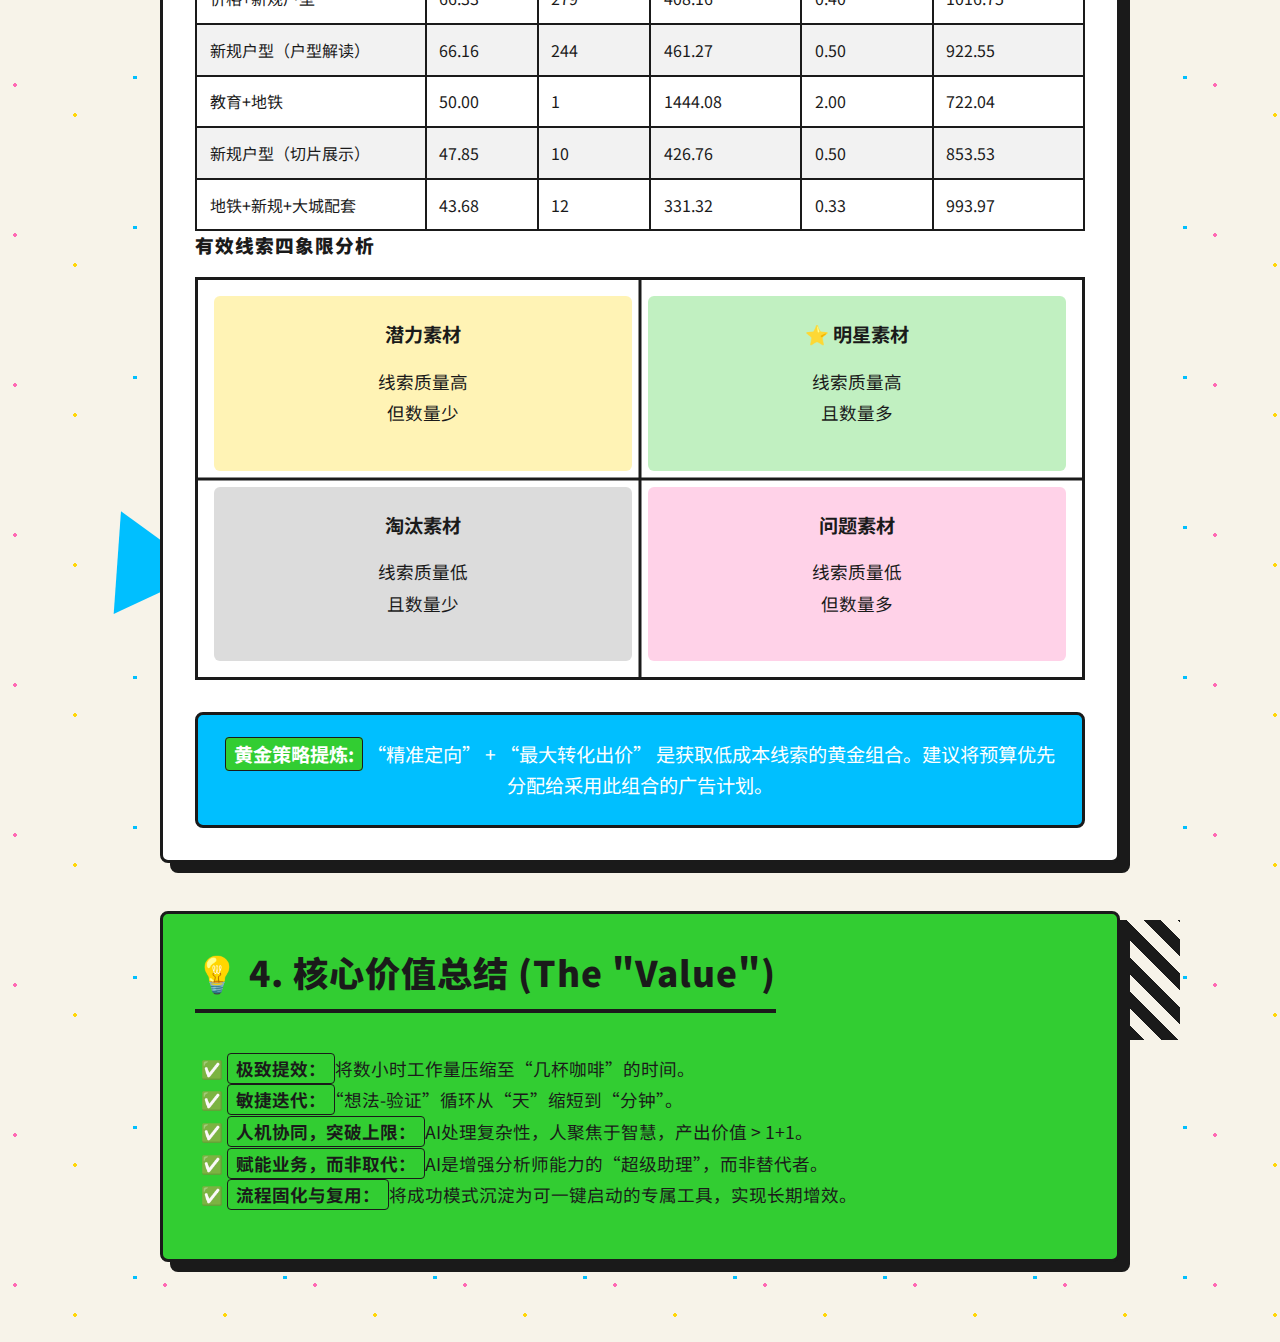
<file: 地铁广告素材分析-AI应用案例/从0到1，与Gemini CLI完成抖音广告素材分析的自动化之旅.html>
<!DOCTYPE html>
<html lang="zh-CN">
<head>
    <meta charset="UTF-8">
    <meta name="viewport" content="width=device-width, initial-scale=1.0">
    <title>AI赋能工作场景案例</title>
    <style>
        /* --- 孟菲斯风格设计 (Memphis Style) --- */

        /* 1. 字体与全局设置 */
        @import url('https://fonts.googleapis.com/css2?family=Noto+Sans+SC:wght@400;700;900&display=swap');

        :root {
            --bg-color: #f7f3e9;
            --main-text: #1a1a1a;
            --accent-yellow: #ffd60a;
            --accent-pink: #ff69b4;
            --accent-blue: #00bfff;
            --accent-green: #32cd32;
            --border-color: #1a1a1a;
            --shadow-color: #1a1a1a;
        }

        body {
            font-family: 'Noto Sans SC', sans-serif;
            background-color: var(--bg-color);
            color: var(--main-text);
            margin: 0;
            padding: 2rem;
            overflow-x: hidden;
            background-image:
                radial-gradient(circle at 10% 90%, var(--accent-pink) 2px, transparent 0),
                radial-gradient(circle at 90% 85%, var(--accent-blue) 2px, transparent 0),
                radial-gradient(circle at 50% 10%, var(--accent-yellow) 2px, transparent 0);
            background-size: 150px 150px;
        }

        /* 2. 容器与布局 */
        .container {
            max-width: 960px;
            margin: 0 auto;
            position: relative;
        }

        /* 3. 孟菲斯装饰性图形 */
        .shape { position: absolute; z-index: -1; }
        .shape.circle { width: 150px; height: 150px; border-radius: 50%; background-color: var(--accent-yellow); top: -50px; left: -80px; }
        .shape.squiggle { width: 180px; height: 60px; top: 350px; right: -100px; background: url("data:image/svg+xml,%3Csvg xmlns='http://www.w3.org/2000/svg' viewBox='0 0 80 20'%3E%3Cpath d='M0,10 C20,0 30,20 50,10 S70,0 80,10' fill='none' stroke='%2332cd32' stroke-width='6'/%3E%3C/svg%3E") no-repeat; background-size: contain; transform: rotate(10deg); }
        .shape.triangle { width: 0; height: 0; border-left: 50px solid transparent; border-right: 50px solid transparent; border-bottom: 90px solid var(--accent-blue); bottom: 15%; left: -70px; transform: rotate(-25deg); }
        .shape.stripes { width: 120px; height: 120px; background: repeating-linear-gradient(45deg, var(--border-color), var(--border-color) 12px, transparent 12px, transparent 24px); bottom: 5%; right: -60px; }

        /* 4. 卡片化内容 */
        .card {
            background-color: #fff;
            border: 3px solid var(--border-color);
            padding: 2rem;
            margin-bottom: 3rem;
            border-radius: 8px;
            box-shadow: 10px 10px 0 var(--shadow-color);
            position: relative;
            transition: all 0.2s ease-in-out;
        }
        .card:hover { transform: translate(-5px, -5px); box-shadow: 15px 15px 0 var(--accent-pink); }

        /* 5. 标题与文本样式 */
        h1, h2, h3 { font-weight: 900; margin-top: 0; letter-spacing: 1px; }
        header.card h1 { font-size: 2.8rem; margin-bottom: 0.5rem; color: var(--main-text); display: inline-block; background: linear-gradient(to top, var(--accent-yellow) 45%, transparent 45%); }
        header.card .subtitle { font-size: 1.2rem; font-weight: 400; color: #555; }
        h2 { font-size: 2.2rem; border-bottom: 4px solid var(--border-color); padding-bottom: 0.75rem; margin-bottom: 1.5rem; display: inline-block; }
        p, li { font-size: 1.1rem; line-height: 1.8; }
        strong, code { font-weight: 700; background-color: var(--accent-green); padding: 2px 8px; border-radius: 4px; border: 1px solid var(--border-color); }
        code { background-color: #eee; font-family: monospace; }
        
        /* 6. 特定区域样式：痛点列表 */
        .pain-points { list-style: none; padding-left: 0; }
        .pain-points li { padding-left: 2em; text-indent: -2em; margin-bottom: 1rem; }
        .pain-points li::before { content: '😵'; margin-right: 0.5em; }

        /* 7. 特定区域样式：协作流程 */
        .process-flow { display: flex; flex-direction: column; gap: 2rem; }
        .step { padding: 1.5rem; border: 3px solid var(--border-color); border-radius: 8px; }
        .step h3 { font-size: 1.5rem; color: var(--main-text); display: flex; align-items: center; margin-bottom: 1rem; }
        .step-icon { font-size: 2rem; margin-right: 1rem; font-style: normal; line-height: 1; }
        .step-content { display: grid; grid-template-columns: 1fr 1fr; gap: 1.5rem; }
        .actor-block { padding: 1rem; border-radius: 6px; }
        .actor-block h4 { margin-top: 0; border-bottom: 2px solid; padding-bottom: 0.5rem; }
        .user-action { background-color: #e0f7fa; border: 2px solid var(--accent-blue); }
        .ai-action { background-color: #fff9c4; border: 2px solid var(--accent-yellow); }
        .value-prop { grid-column: 1 / -1; margin-top: 1rem; padding: 1rem; background-color: #e8f5e9; border: 2px dashed var(--accent-green); border-radius: 6px; }
        .value-prop strong { background-color: transparent; border: none; padding: 0;}

        /* 8. 特定区域样式：成果展示 */
        .results-table { width: 100%; border-collapse: collapse; margin-top: 1rem; }
        .results-table th, .results-table td { border: 2px solid var(--border-color); padding: 0.8rem; text-align: left; }
        .results-table thead { background-color: var(--accent-pink); color: white; }
        .results-table thead th { font-weight: 700; }
        .results-table tbody tr:nth-child(even) { background-color: #f2f2f2; }
        
        .quadrant-grid {
            display: grid;
            grid-template-columns: 1fr 1fr;
            grid-template-rows: 1fr 1fr;
            gap: 1rem;
            border: 3px solid var(--border-color);
            padding: 1rem;
            margin-top: 1rem;
            position: relative;
        }
        .quadrant-grid::before, .quadrant-grid::after { content: ''; position: absolute; background-color: var(--border-color); }
        .quadrant-grid::before { left: 0; right: 0; top: 50%; height: 3px; transform: translateY(-1.5px); }
        .quadrant-grid::after { top: 0; bottom: 0; left: 50%; width: 3px; transform: translateX(-1.5px); }
        .quadrant { padding: 1.5rem; text-align: center; border-radius: 6px; }
        .q1 { background-color: rgba(50, 205, 50, 0.3); } /* 明星 */
        .q2 { background-color: rgba(255, 214, 10, 0.3); } /* 潜力 */
        .q3 { background-color: rgba(255, 105, 180, 0.3); } /* 问题 */
        .q4 { background-color: rgba(138, 138, 138, 0.3); } /* 淘汰 */
        .quadrant h4 { margin: 0 0 0.5rem 0; font-size: 1.2rem; }

        .golden-strategy {
            margin-top: 2rem; padding: 1.5rem; border: 3px solid var(--border-color);
            background-color: var(--accent-blue); color: white; border-radius: 8px;
            text-align: center; font-size: 1.2rem; line-height: 1.6;
        }

        /* 9. 总结卡片 */
        .summary-card { background-color: var(--accent-green); color: var(--main-text); box-shadow: 10px 10px 0 var(--border-color); }
        .summary-card h2 { border-color: var(--main-text); }
        .summary-card ul { list-style: '✅ '; padding-left: 2rem; }

        /* 响应式设计 */
        @media (max-width: 768px) {
            body { padding: 1rem; }
            .card { padding: 1.5rem; box-shadow: 6px 6px 0 var(--shadow-color); }
            header.card h1 { font-size: 2.2rem; }
            .shape { display: none; }
            .step-content { grid-template-columns: 1fr; }
        }

    </style>
</head>
<body>

    <div class="container">
        <!-- 装饰图形 -->
        <div class="shape circle"></div>
        <div class="shape squiggle"></div>
        <div class="shape triangle"></div>
        <div class="shape stripes"></div>

        <header class="card">
            <h1>AI赋能工作场景案例</h1>
            <p class="subtitle">从0到1，与Gemini CLI完成抖音广告素材分析的自动化之旅</p>
        </header>

        <section class="card">
            <h2><span class="icon">🤯</span> 1. 背景：分析师的困境 (The "Why")</h2>
            <ul class="pain-points">
                <li><strong>数据处理繁琐：</strong>面对海量CSV，手动清洗、汇总，耗时且易错。</li>
                <li><strong>分析维度单一：</strong>只看“成本”，忽略“量”和“质”，决策片面。</li>
                <li><strong>报告迭代缓慢：</strong>思路一调整，一切从头再来，无法敏捷响应需求。</li>
                <li><strong>洞察提炼困难：</strong>从数据和图表中提炼可执行策略，极度考验经验和精力。</li>
            </ul>
            <p><strong>目标：</strong>与 Gemini CLI 协作，快速完成一份包含“量、本、质”的深度报告，并能敏捷迭代。</p>
        </section>

        <section class="card">
            <h2><span class="icon">🚀</span> 2. 解决方案：人机协作五部曲 (The "How")</h2>
            <div class="process-flow">
                <div class="step">
                    <h3><span class="step-icon">1️⃣</span> 第一阶段：AI执行，人监督</h3>
                    <div class="step-content">
                        <div class="user-action actor-block"><h4>👤 用户下达指令</h4><p>上传原始数据，提出宽泛的初步分析需求。</p></div>
                        <div class="ai-action actor-block"><h4>🤖 AI自动执行</h4><p>自动完成数据读取、清洗、聚合，秒速生成第一版基础报告。</p></div>
                    </div>
                    <div class="value-prop"><strong>价值：</strong>将分析师从数小时的繁琐工作中解放，实现自动化起步。</div>
                </div>
                
                <div class="step">
                    <h3><span class="step-icon">2️⃣</span> 第二阶段：人脑洞察，AI深化</h3>
                     <div class="step-content">
                        <div class="user-action actor-block"><h4>👤 用户注入经验</h4><p>审阅初版后，提出更复杂的交叉分析、增加新维度等要求。</p></div>
                        <div class="ai-action actor-block"><h4>🤖 AI响应与扩展</h4><p>不仅执行指令，还主动建议引入专业的“四象限分析法”，智能拓宽思路。</p></div>
                    </div>
                    <div class="value-prop"><strong>价值：</strong>AI成为“分析助理”，迭代速度极快，想法即刻验证。</div>
                </div>

                <div class="step">
                    <h3><span class="step-icon">3️⃣</span> 第三阶段：专家校准，AI修正</h3>
                    <div class="step-content">
                        <div class="user-action actor-block"><h4>👤 用户提供关键知识</h4><p>指出AI对业务术语的理解偏差，并提供核心的“量、本、质”综合评估框架。</p></div>
                        <div class="ai-action actor-block"><h4>🤖 AI重构与升级</h4><p>立即基于新框架重构整个分析模型，引入综合得分，重写所有分析和建议。</p></div>
                    </div>
                    <div class="value-prop"><strong>价值：</strong>人机协作的精髓！人类把握方向，AI负责瞬间完成复杂计算和报告重构，实现质的飞跃。</div>
                </div>
                
                 <div class="step">
                    <h3><span class="step-icon">4️⃣</span> 第四阶段：成果固化，AI沉淀</h3>
                    <div class="step-content">
                        <div class="user-action actor-block"><h4>👤 用户提出新需求</h4><p>要求将本次成功的协作过程，也制作成一份可分享的案例。</p></div>
                        <div class="ai-action actor-block"><h4>🤖 AI回顾与总结</h4><p>回顾全部交互历史，自动梳理、总结并生成了这份案例报告。</p></div>
                    </div>
                    <div class="value-prop"><strong>价值：</strong>AI成为知识管理助手，将成功经验快速转化为可传播的知识成果。</div>
                </div>

                <div class="step">
                    <h3><span class="step-icon">5️⃣</span> 第五阶段：经验固化，创建专属助手</h3>
                    <div class="step-content">
                        <div class="user-action actor-block"><h4>👤 用户最终需求</h4><p>希望将此模式固化，提炼成一个可复用的“专属提示词”。</p></div>
                        <div class="ai-action actor-block"><h4>🤖 AI提炼与升华</h4><p>整合所有关键指令和业务规则，生成一个高度优化的个性化提示词模板。</p></div>
                    </div>
                    <div class="value-prop"><strong>价值：</strong>AI升级为“流程优化师”，将一次性成功转化为可无限复用的标准化工作流。</div>
                </div>
            </div>
        </section>

        <section class="card">
            <h2><span class="icon">🏆</span> 3. 成果展示 (The "Achievements")</h2>
            <p>基于“量、本、质”综合评估框架，最终报告产出了清晰、可落地的洞察。</p>
            
            <h3>主卖点综合效果排行 (Top 5)</h3>
            <div style="overflow-x:auto;">
            <table class="results-table">
                <thead>
                    <tr><th>前10S素材主卖点</th><th>综合得分</th><th>总转化数</th><th>平均转化成本</th><th>有效转化率</th><th>有效线索成本</th></tr>
                </thead>
                <tbody>
                    <tr><td>价格+新规户型</td><td>66.33</td><td>279</td><td>408.16</td><td>0.40</td><td>1016.75</td></tr>
                    <tr><td>新规户型（户型解读）</td><td>66.16</td><td>244</td><td>461.27</td><td>0.50</td><td>922.55</td></tr>
                    <tr><td>教育+地铁</td><td>50.00</td><td>1</td><td>1444.08</td><td>2.00</td><td>722.04</td></tr>
                    <tr><td>新规户型（切片展示）</td><td>47.85</td><td>10</td><td>426.76</td><td>0.50</td><td>853.53</td></tr>
                    <tr><td>地铁+新规+大城配套</td><td>43.68</td><td>12</td><td>331.32</td><td>0.33</td><td>993.97</td></tr>
                </tbody>
            </table>
            </div>

            <h3>有效线索四象限分析</h3>
            <div class="quadrant-grid">
                <div class="quadrant q2"><h4>潜力素材</h4><p>线索质量高<br>但数量少</p></div>
                <div class="quadrant q1"><h4>⭐ 明星素材</h4><p>线索质量高<br>且数量多</p></div>
                <div class="quadrant q4"><h4>淘汰素材</h4><p>线索质量低<br>且数量少</p></div>
                <div class="quadrant q3"><h4>问题素材</h4><p>线索质量低<br>但数量多</p></div>
            </div>

            <div class="golden-strategy">
                <strong>黄金策略提炼:</strong> “精准定向” + “最大转化出价” 是获取低成本线索的黄金组合。建议将预算优先分配给采用此组合的广告计划。
            </div>
        </section>

        <section class="card summary-card">
            <h2><span class="icon">💡</span> 4. 核心价值总结 (The "Value")</h2>
            <ul>
                <li><strong>极致提效：</strong>将数小时工作量压缩至“几杯咖啡”的时间。</li>
                <li><strong>敏捷迭代：</strong>“想法-验证”循环从“天”缩短到“分钟”。</li>
                <li><strong>人机协同，突破上限：</strong>AI处理复杂性，人聚焦于智慧，产出价值 > 1+1。</li>
                <li><strong>赋能业务，而非取代：</strong>AI是增强分析师能力的“超级助理”，而非替代者。</li>
                <li><strong>流程固化与复用：</strong>将成功模式沉淀为可一键启动的专属工具，实现长期增效。</li>
            </ul>
        </section>

    </div>
</body>
</html>
</file>
<file: 地铁广告素材分析-AI应用案例/style.css>
/* --- 孟菲斯风格设计 (Memphis Style) --- */

/* 1. 字体与全局设置 */
@import url('https://fonts.googleapis.com/css2?family=Noto+Sans+SC:wght@400;700;900&display=swap');

:root {
    --bg-color: #f7f3e9;
    --main-text: #1a1a1a;
    --accent-yellow: #ffd60a;
    --accent-pink: #ff69b4;
    --accent-blue: #00bfff;
    --accent-green: #32cd32;
    --border-color: #1a1a1a;
    --shadow-color: #1a1a1a;
}

body {
    font-family: 'Noto Sans SC', sans-serif;
    background-color: var(--bg-color);
    color: var(--main-text);
    margin: 0;
    padding: 2rem;
    overflow-x: hidden;
    background-image:
        radial-gradient(circle at 10% 90%, var(--accent-pink) 2px, transparent 0),
        radial-gradient(circle at 90% 85%, var(--accent-blue) 2px, transparent 0),
        radial-gradient(circle at 50% 10%, var(--accent-yellow) 2px, transparent 0);
    background-size: 150px 150px;
}

/* 2. 容器与布局 */
.container {
    max-width: 960px;
    margin: 0 auto;
    position: relative;
}

/* 3. 孟菲斯装饰性图形 */
.shape { position: absolute; z-index: -1; }
.shape.circle { width: 150px; height: 150px; border-radius: 50%; background-color: var(--accent-yellow); top: -50px; left: -80px; }
.shape.squiggle { width: 180px; height: 60px; top: 350px; right: -100px; background: url("data:image/svg+xml,%3Csvg xmlns='http://www.w3.org/2000/svg' viewBox='0 0 80 20'%3E%3Cpath d='M0,10 C20,0 30,20 50,10 S70,0 80,10' fill='none' stroke='%2332cd32' stroke-width='6'/%3E%3C/svg%3E") no-repeat; background-size: contain; transform: rotate(10deg); }
.shape.triangle { width: 0; height: 0; border-left: 50px solid transparent; border-right: 50px solid transparent; border-bottom: 90px solid var(--accent-blue); bottom: 15%; left: -70px; transform: rotate(-25deg); }
.shape.stripes { width: 120px; height: 120px; background: repeating-linear-gradient(45deg, var(--border-color), var(--border-color) 12px, transparent 12px, transparent 24px); bottom: 5%; right: -60px; }

/* 4. 卡片化内容 */
.card {
    background-color: #fff;
    border: 3px solid var(--border-color);
    padding: 2rem;
    margin-bottom: 3rem;
    border-radius: 8px;
    box-shadow: 10px 10px 0 var(--shadow-color);
    position: relative;
    transition: all 0.2s ease-in-out;
}
.card:hover { transform: translate(-5px, -5px); box-shadow: 15px 15px 0 var(--accent-pink); }

/* 5. 标题与文本样式 */
h1, h2, h3 { font-weight: 900; margin-top: 0; letter-spacing: 1px; }
header.card h1 { font-size: 2.8rem; margin-bottom: 0.5rem; color: var(--main-text); display: inline-block; background: linear-gradient(to top, var(--accent-yellow) 45%, transparent 45%); }
header.card .subtitle { font-size: 1.2rem; font-weight: 400; color: #555; }
h2 { font-size: 2.2rem; border-bottom: 4px solid var(--border-color); padding-bottom: 0.75rem; margin-bottom: 1.5rem; display: inline-block; }
p, li { font-size: 1.1rem; line-height: 1.8; }
strong, code { font-weight: 700; background-color: var(--accent-green); padding: 2px 8px; border-radius: 4px; border: 1px solid var(--border-color); }
code { background-color: #eee; font-family: monospace; }

/* 6. 特定区域样式：痛点列表 */
.pain-points { list-style: none; padding-left: 0; }
.pain-points li { padding-left: 2em; text-indent: -2em; margin-bottom: 1rem; }
.pain-points li::before { content: '😵'; margin-right: 0.5em; }

/* 7. 特定区域样式：协作流程 */
.process-flow { display: flex; flex-direction: column; gap: 2rem; }
.step { padding: 1.5rem; border: 3px solid var(--border-color); border-radius: 8px; }
.step h3 { font-size: 1.5rem; color: var(--main-text); display: flex; align-items: center; margin-bottom: 1rem; }
.step-icon { font-size: 2rem; margin-right: 1rem; font-style: normal; line-height: 1; }
.step-content { display: grid; grid-template-columns: 1fr 1fr; gap: 1.5rem; }
.actor-block { padding: 1rem; border-radius: 6px; }
.actor-block h4 { margin-top: 0; border-bottom: 2px solid; padding-bottom: 0.5rem; }
.user-action { background-color: #e0f7fa; border: 2px solid var(--accent-blue); }
.ai-action { background-color: #fff9c4; border: 2px solid var(--accent-yellow); }
.value-prop { grid-column: 1 / -1; margin-top: 1rem; padding: 1rem; background-color: #e8f5e9; border: 2px dashed var(--accent-green); border-radius: 6px; }
.value-prop strong { background-color: transparent; border: none; padding: 0;}

/* 8. 特定区域样式：成果展示 */
.results-table { width: 100%; border-collapse: collapse; margin-top: 1rem; }
.results-table th, .results-table td { border: 2px solid var(--border-color); padding: 0.8rem; text-align: left; }
.results-table thead { background-color: var(--accent-pink); color: white; }
.results-table thead th { font-weight: 700; }
.results-table tbody tr:nth-child(even) { background-color: #f2f2f2; }

.quadrant-grid {
    display: grid;
    grid-template-columns: 1fr 1fr;
    grid-template-rows: 1fr 1fr;
    gap: 1rem;
    border: 3px solid var(--border-color);
    padding: 1rem;
    margin-top: 1rem;
    position: relative;
}
.quadrant-grid::before, .quadrant-grid::after { content: ''; position: absolute; background-color: var(--border-color); }
.quadrant-grid::before { left: 0; right: 0; top: 50%; height: 3px; transform: translateY(-1.5px); }
.quadrant-grid::after { top: 0; bottom: 0; left: 50%; width: 3px; transform: translateX(-1.5px); }
.quadrant { padding: 1.5rem; text-align: center; border-radius: 6px; }
.q1 { background-color: rgba(50, 205, 50, 0.3); } /* 明星 */
.q2 { background-color: rgba(255, 214, 10, 0.3); } /* 潜力 */
.q3 { background-color: rgba(255, 105, 180, 0.3); } /* 问题 */
.q4 { background-color: rgba(138, 138, 138, 0.3); } /* 淘汰 */
.quadrant h4 { margin: 0 0 0.5rem 0; font-size: 1.2rem; }

.golden-strategy {
    margin-top: 2rem; padding: 1.5rem; border: 3px solid var(--border-color);
    background-color: var(--accent-blue); color: white; border-radius: 8px;
    text-align: center; font-size: 1.2rem; line-height: 1.6;
}

/* 9. 总结卡片 */
.summary-card { background-color: var(--accent-green); color: var(--main-text); box-shadow: 10px 10px 0 var(--border-color); }
.summary-card h2 { border-color: var(--main-text); }
.summary-card ul { list-style: '✅ '; padding-left: 2rem; }

/* 响应式设计 */
@media (max-width: 768px) {
    body { padding: 1rem; }
    .card { padding: 1.5rem; box-shadow: 6px 6px 0 var(--shadow-color); }
    header.card h1 { font-size: 2.2rem; }
    .shape { display: none; }
    .step-content { grid-template-columns: 1fr; }
}
</file>
